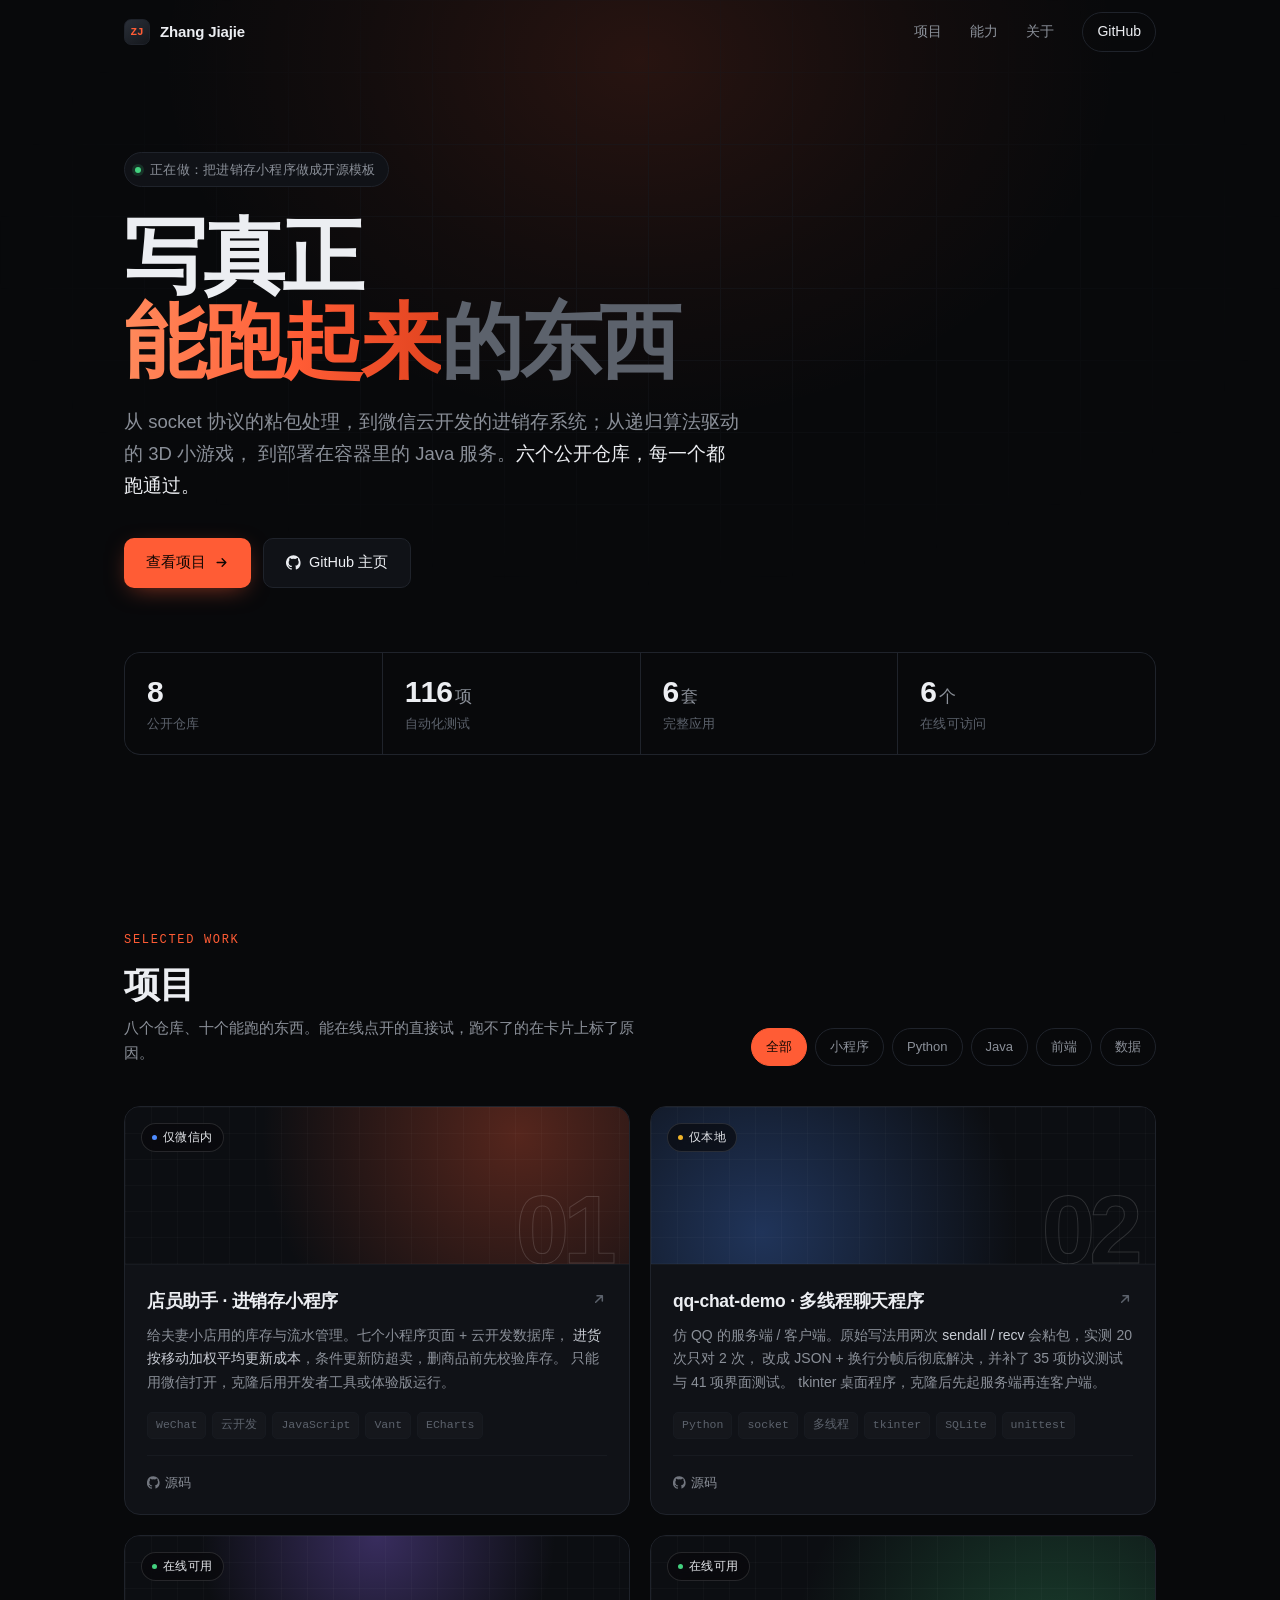
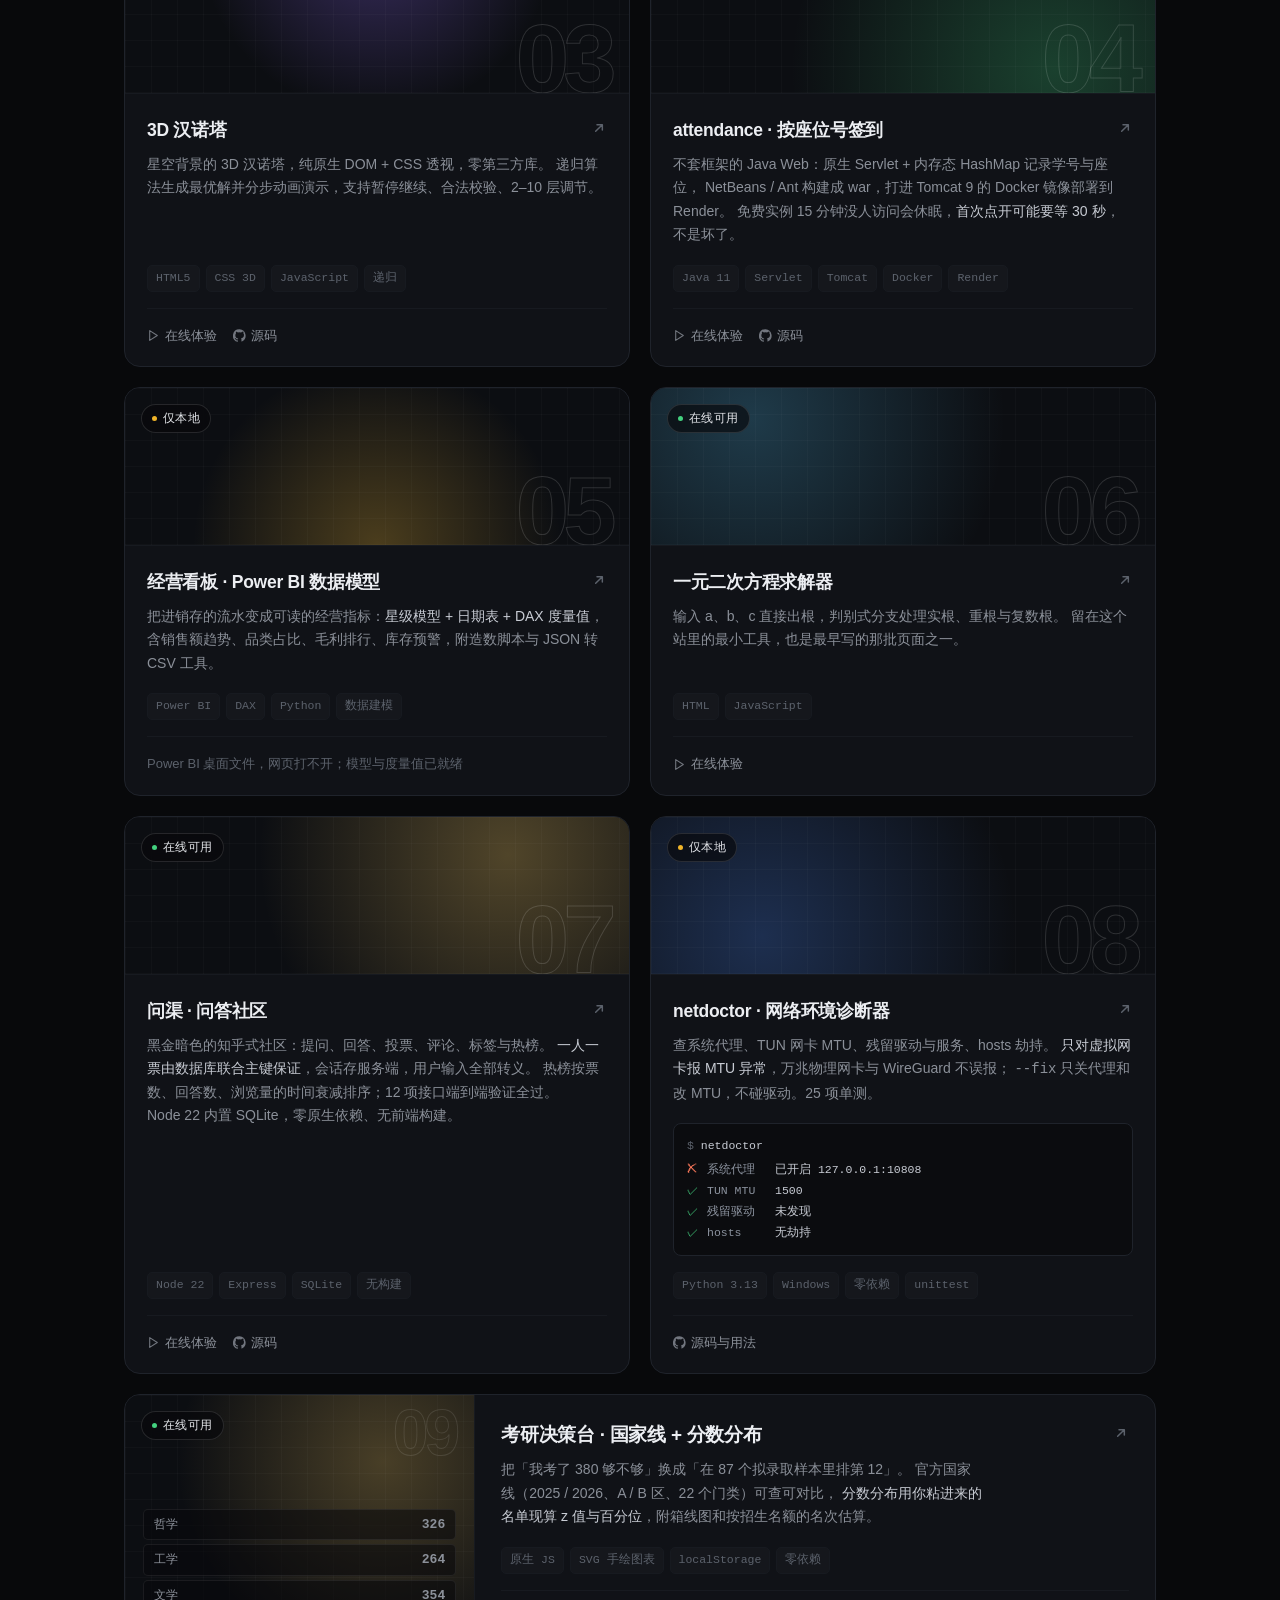
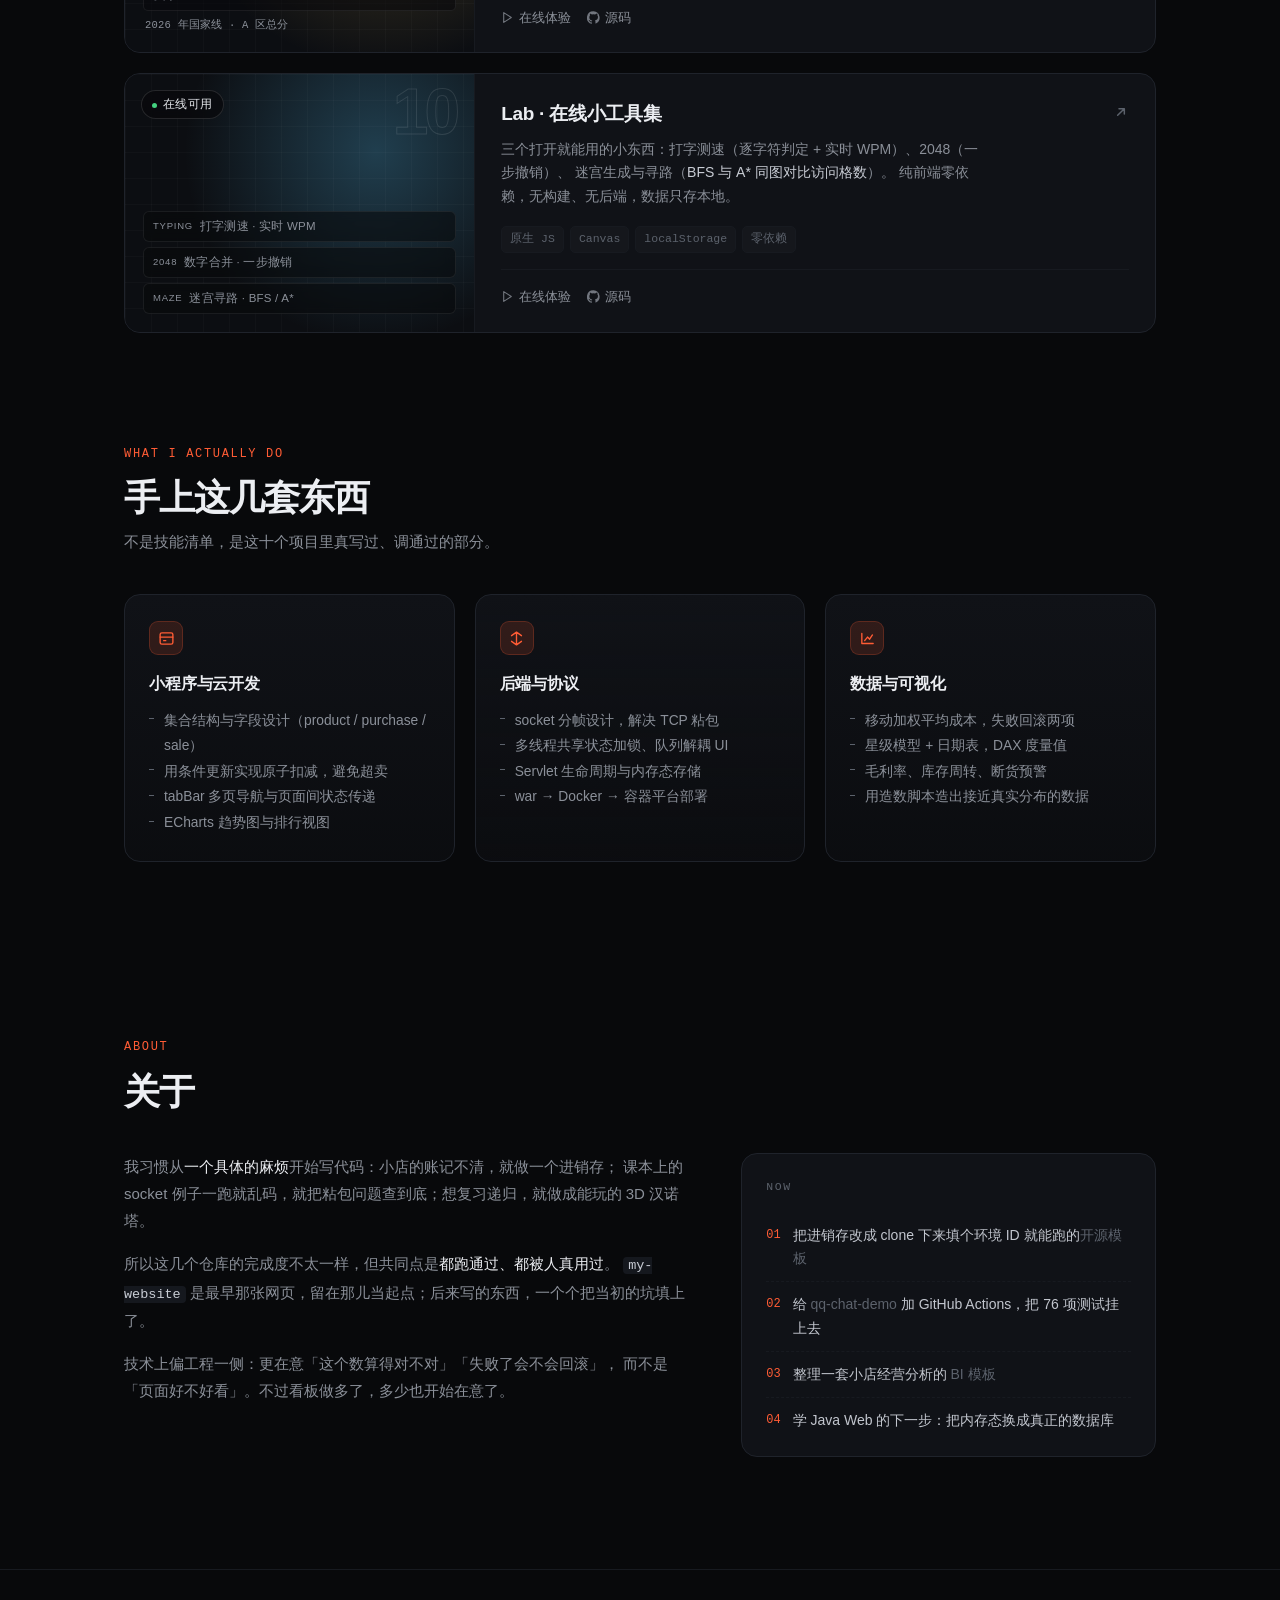
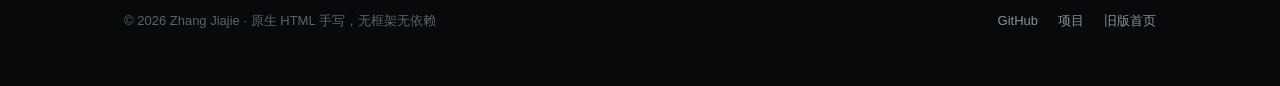
<file: index.html>
<!DOCTYPE html>
<html lang="zh-CN" class="no-js">
<head>
<meta charset="UTF-8">
<meta name="viewport" content="width=device-width, initial-scale=1">
<title>Zhang Jiajie · 作品集</title>
<meta name="description" content="Zhang Jiajie 的项目作品集：微信小程序进销存、多线程 socket 聊天、3D 汉诺塔、Java Servlet 签到系统，以及经营数据分析。">
<meta name="author" content="Zhang Jiajie">
<meta name="theme-color" content="#08090b">
<meta property="og:type" content="website">
<meta property="og:title" content="Zhang Jiajie · 作品集">
<meta property="og:description" content="从 socket 协议到云开发小程序，从算法游戏到经营数据看板。">
<link rel="icon" href="data:image/svg+xml,%3Csvg xmlns='http://www.w3.org/2000/svg' viewBox='0 0 32 32'%3E%3Crect width='32' height='32' rx='8' fill='%2308090b'/%3E%3Cpath d='M9 9h14v4H9zm0 10h14v4H9z' fill='%23ff5c35'/%3E%3C/svg%3E">
<script>document.documentElement.className = "js";</script>
<style>
  :root{
    --bg:#08090b;
    --surface:#101217;
    --surface-2:#15181e;
    --line:#1f232b;
    --line-soft:#171a20;
    --text:#eceef2;
    --muted:#8b9099;
    --faint:#5c626c;
    --accent:#ff5c35;
    --accent-dim:rgba(255,92,53,.14);
    --radius:16px;
    --max:1080px;
    --ease:cubic-bezier(.16,1,.3,1);
  }

  *,*::before,*::after{box-sizing:border-box}

  html{scroll-behavior:smooth;-webkit-text-size-adjust:100%}

  body{
    margin:0;
    background:var(--bg);
    color:var(--text);
    font-family:"Inter",-apple-system,BlinkMacSystemFont,"Segoe UI","PingFang SC","Hiragino Sans GB","Microsoft YaHei",sans-serif;
    font-size:16px;
    line-height:1.65;
    -webkit-font-smoothing:antialiased;
    text-rendering:optimizeLegibility;
    overflow-x:hidden;
  }

  a{color:inherit;text-decoration:none}
  img{max-width:100%;display:block}

  ::selection{background:var(--accent);color:#0a0a0a}

  .wrap{
    max-width:var(--max);
    margin:0 auto;
    padding:0 24px;
  }

  /* ---------- 顶栏 ---------- */
  .nav{
    position:fixed;
    inset:0 0 auto 0;
    z-index:50;
    transition:background .3s var(--ease),border-color .3s var(--ease);
    border-bottom:1px solid transparent;
  }
  .nav.scrolled{
    background:rgba(8,9,11,.78);
    backdrop-filter:saturate(160%) blur(14px);
    -webkit-backdrop-filter:saturate(160%) blur(14px);
    border-bottom-color:var(--line-soft);
  }
  .nav-inner{
    display:flex;
    align-items:center;
    justify-content:space-between;
    height:64px;
  }
  .brand{
    display:flex;
    align-items:center;
    gap:10px;
    font-weight:600;
    letter-spacing:-.01em;
    font-size:15px;
  }
  .brand-mark{
    width:26px;height:26px;
    border-radius:7px;
    background:linear-gradient(145deg,#2a2f38,#14171c);
    border:1px solid var(--line);
    display:grid;place-items:center;
    font-family:ui-monospace,SFMono-Regular,Menlo,Consolas,monospace;
    font-size:11px;
    color:var(--accent);
  }
  .nav-links{
    display:flex;
    align-items:center;
    gap:28px;
  }
  .nav-links a{
    font-size:14px;
    color:var(--muted);
    transition:color .2s;
  }
  .nav-links a:hover{color:var(--text)}
  .nav-cta{
    padding:7px 14px;
    border:1px solid var(--line);
    border-radius:999px;
    font-size:13.5px;
    color:var(--text)!important;
    transition:border-color .2s,background .2s;
  }
  .nav-cta:hover{border-color:#3a4049;background:var(--surface)}
  @media (max-width:640px){
    .nav-links{gap:16px}
    .nav-links a:not(.nav-cta){display:none}
  }

  /* ---------- Hero ---------- */
  .hero{
    position:relative;
    padding:152px 0 88px;
    overflow:hidden;
  }
  .hero::before{
    content:"";
    position:absolute;
    top:-320px;left:50%;
    width:1000px;height:760px;
    transform:translateX(-50%);
    background:radial-gradient(ellipse at center,rgba(255,92,53,.13),rgba(255,92,53,.04) 42%,transparent 68%);
    pointer-events:none;
  }
  .hero::after{
    content:"";
    position:absolute;
    inset:0;
    background-image:linear-gradient(var(--line-soft) 1px,transparent 1px),linear-gradient(90deg,var(--line-soft) 1px,transparent 1px);
    background-size:72px 72px;
    mask-image:radial-gradient(ellipse 70% 55% at 50% 30%,#000 20%,transparent 72%);
    -webkit-mask-image:radial-gradient(ellipse 70% 55% at 50% 30%,#000 20%,transparent 72%);
    opacity:.5;
    pointer-events:none;
  }
  .hero .wrap{position:relative;z-index:1}

  .kicker{
    display:inline-flex;
    align-items:center;
    gap:9px;
    font-size:13px;
    color:var(--muted);
    letter-spacing:.02em;
    padding:6px 13px 6px 10px;
    border:1px solid var(--line);
    border-radius:999px;
    background:var(--surface);
    margin-bottom:28px;
  }
  .dot{
    width:6px;height:6px;border-radius:50%;
    background:#43d17f;
    box-shadow:0 0 0 3px rgba(67,209,127,.16);
    animation:pulse 2.6s ease-in-out infinite;
  }
  @keyframes pulse{
    0%,100%{opacity:1}
    50%{opacity:.45}
  }

  h1{
    margin:0 0 22px;
    font-size:clamp(42px,7.2vw,82px);
    line-height:1.03;
    letter-spacing:-.035em;
    font-weight:600;
  }
  h1 .thin{color:var(--faint)}
  h1 .accent{
    background:linear-gradient(92deg,#ff8a5c,#ff5c35 55%,#e0431f);
    -webkit-background-clip:text;
    background-clip:text;
    color:transparent;
  }

  .lede{
    max-width:620px;
    font-size:clamp(16px,1.6vw,18.5px);
    color:var(--muted);
    line-height:1.72;
    margin:0 0 36px;
  }
  .lede strong{color:var(--text);font-weight:500}

  .actions{
    display:flex;
    flex-wrap:wrap;
    gap:12px;
    margin-bottom:64px;
  }
  .btn{
    display:inline-flex;
    align-items:center;
    gap:8px;
    padding:12px 22px;
    border-radius:10px;
    font-size:14.5px;
    font-weight:500;
    transition:transform .2s var(--ease),background .2s,border-color .2s,box-shadow .2s;
    cursor:pointer;
  }
  .btn-primary{
    background:var(--accent);
    color:#120703;
    box-shadow:0 6px 24px -8px rgba(255,92,53,.6);
  }
  .btn-primary:hover{transform:translateY(-1px);box-shadow:0 10px 28px -8px rgba(255,92,53,.7)}
  .btn-ghost{
    border:1px solid var(--line);
    color:var(--text);
    background:var(--surface);
  }
  .btn-ghost:hover{border-color:#3a4049;background:var(--surface-2);transform:translateY(-1px)}
  .btn svg{width:15px;height:15px;flex:none}

  .stats{
    display:grid;
    grid-template-columns:repeat(4,1fr);
    gap:1px;
    border:1px solid var(--line);
    border-radius:var(--radius);
    background:var(--line);
    overflow:hidden;
  }
  .stat{
    background:var(--bg);
    padding:22px 22px 20px;
  }
  .stat-num{
    font-size:clamp(22px,2.6vw,30px);
    font-weight:600;
    letter-spacing:-.03em;
    line-height:1.1;
    font-variant-numeric:tabular-nums;
  }
  .stat-num small{font-size:.55em;font-weight:500;color:var(--muted);margin-left:3px}
  .stat-label{
    margin-top:6px;
    font-size:12.5px;
    color:var(--faint);
    letter-spacing:.01em;
  }
  @media (max-width:700px){
    .stats{grid-template-columns:repeat(2,1fr)}
    .hero{padding:120px 0 64px}
  }

  /* ---------- 通用段落 ---------- */
  section{position:relative}
  .sec{padding:88px 0}
  .sec-head{
    display:flex;
    align-items:flex-end;
    justify-content:space-between;
    gap:24px;
    flex-wrap:wrap;
    margin-bottom:40px;
  }
  .sec-tag{
    font-family:ui-monospace,SFMono-Regular,Menlo,Consolas,monospace;
    font-size:12px;
    color:var(--accent);
    letter-spacing:.14em;
    text-transform:uppercase;
    margin-bottom:12px;
  }
  h2{
    margin:0;
    font-size:clamp(26px,3.4vw,36px);
    letter-spacing:-.028em;
    font-weight:600;
    line-height:1.2;
  }
  .sec-sub{
    margin:10px 0 0;
    color:var(--muted);
    font-size:15px;
    max-width:520px;
  }

  /* ---------- 筛选 ---------- */
  .filters{
    display:flex;
    flex-wrap:wrap;
    gap:8px;
  }
  .chip{
    padding:7px 14px;
    border-radius:999px;
    border:1px solid var(--line);
    background:transparent;
    color:var(--muted);
    font:inherit;
    font-size:13px;
    cursor:pointer;
    transition:all .2s var(--ease);
  }
  .chip:hover{color:var(--text);border-color:#333943}
  .chip[aria-pressed="true"]{
    background:var(--accent);
    border-color:var(--accent);
    color:#120703;
    font-weight:500;
  }

  /* ---------- 项目卡 ---------- */
  .grid{
    display:grid;
    grid-template-columns:repeat(2,1fr);
    gap:20px;
  }
  @media (max-width:820px){
    .grid{grid-template-columns:1fr}
  }

  .card{
    position:relative;
    display:flex;
    flex-direction:column;
    border:1px solid var(--line);
    border-radius:var(--radius);
    background:var(--surface);
    overflow:hidden;
    transition:transform .35s var(--ease),border-color .35s,box-shadow .35s;
  }
  .card:hover{
    transform:translateY(-4px);
    border-color:#333943;
    box-shadow:0 24px 48px -24px rgba(0,0,0,.9);
  }
  .card.is-hidden{display:none}

  /* 奇数张卡时，最后一张横跨两列，避免右侧留白 */
  .card.wide{grid-column:1/-1;flex-direction:row}
  .card.wide .thumb{
    width:34%;height:auto;min-height:210px;
    border-bottom:0;border-right:1px solid var(--line-soft);
    display:flex;flex-direction:column;justify-content:flex-end;
    padding:46px 18px 18px;
  }
  .card.wide .thumb-num{right:18px;top:6px;bottom:auto;font-size:64px;opacity:.75}
  .wide-tools{position:relative;z-index:2;display:flex;flex-direction:column;gap:5px}
  .wide-tools span{
    display:flex;align-items:center;gap:7px;
    padding:5px 9px;
    border-radius:6px;
    font-size:11.5px;
    letter-spacing:.02em;
    color:var(--muted);
    background:rgba(8,9,11,.56);
    border:1px solid rgba(255,255,255,.07);
    backdrop-filter:blur(6px);
  }
  .wide-tools span i{
    font-style:normal;
    font-size:9.5px;
    color:var(--gold);
    letter-spacing:.08em;
  }
  .mini-lines{position:relative;z-index:2;display:flex;flex-direction:column;gap:4px;margin-bottom:6px}
  .mini-lines div{
    display:flex;justify-content:space-between;align-items:baseline;gap:12px;
    padding:4px 10px;border-radius:5px;
    background:rgba(8,9,11,.55);border:1px solid rgba(255,255,255,.07);
    font-size:12px;color:var(--muted);
  }
  .mini-lines b{font-family:ui-monospace,SFMono-Regular,Menlo,monospace;font-size:13px;color:var(--gold);font-weight:600}
  .thumb-cap{position:relative;z-index:2;font-family:ui-monospace,SFMono-Regular,Menlo,monospace;font-size:10.5px;color:var(--muted);letter-spacing:.02em;padding-left:2px}
  .card.wide .card-body{padding:24px 26px;justify-content:center}
  .card.wide .card-title h3{font-size:19px}
  .card.wide .card-desc{max-width:62ch}
  @media (max-width:820px){
    .card.wide{flex-direction:column}
    .card.wide .thumb{
      width:100%;height:auto;min-height:0;
      border-right:0;border-bottom:1px solid var(--line-soft);
      padding:46px 16px 14px;
    }
    .card.wide .thumb-num{right:14px;top:auto;bottom:-6px;font-size:52px;opacity:.6}
  }

  .thumb{
    position:relative;
    height:158px;
    overflow:hidden;
    border-bottom:1px solid var(--line-soft);
    background:#0c0e12;
    isolation:isolate;
  }
  .thumb::before{
    content:"";
    position:absolute;inset:0;
    background-image:linear-gradient(rgba(255,255,255,.045) 1px,transparent 1px),linear-gradient(90deg,rgba(255,255,255,.045) 1px,transparent 1px);
    background-size:26px 26px;
    opacity:.55;
  }
  .thumb::after{
    content:"";
    position:absolute;inset:0;
    background:var(--glow);
    transition:transform .6s var(--ease),opacity .4s;
    z-index:-1;
  }
  .card:hover .thumb::after{transform:scale(1.12);opacity:1}

  .thumb-num{
    position:absolute;
    right:18px;bottom:-14px;
    font-size:96px;
    font-weight:700;
    letter-spacing:-.06em;
    line-height:1;
    color:transparent;
    -webkit-text-stroke:1px rgba(255,255,255,.14);
    user-select:none;
  }
  .thumb-badge{
    position:absolute;
    top:16px;left:16px;
    padding:4px 10px;
    border-radius:999px;
    font-size:11.5px;
    letter-spacing:.04em;
    background:rgba(8,9,11,.66);
    border:1px solid rgba(255,255,255,.12);
    backdrop-filter:blur(8px);
    color:#e6e8ec;
  }
  .thumb-badge.live::before,
  .thumb-badge.local::before,
  .thumb-badge.wx::before{
    content:"";
    display:inline-block;
    width:5px;height:5px;border-radius:50%;
    margin-right:6px;
    vertical-align:middle;
  }
  .thumb-badge.live::before{background:#43d17f}
  .thumb-badge.local::before{background:#f0b429}
  .thumb-badge.wx::before{background:#4e8cff}

  .term{
    margin:0 0 16px;
    padding:11px 13px;
    border-radius:8px;
    background:#0b0c0f;
    border:1px solid var(--line);
    font-family:ui-monospace,SFMono-Regular,Menlo,Consolas,monospace;
    font-size:11.5px;
    line-height:1.85;
    color:#9aa1ad;
    overflow-x:auto;
  }
  .term .cmd{color:#c8ccd4;margin-bottom:2px}
  .term .row{display:flex;gap:8px;align-items:baseline}
  .term .row .k{flex:none;width:60px;color:#8b929e}
  .term .row .v{flex:1;min-width:0;color:#c8ccd4}
  .term .ok{color:#43d17f}
  .term .bad{color:#ff7a5c}
  .term .dim{color:var(--faint)}

  .card-body{
    padding:22px 22px 20px;
    display:flex;
    flex-direction:column;
    flex:1;
  }
  .card-title{
    display:flex;
    align-items:baseline;
    justify-content:space-between;
    gap:12px;
    margin-bottom:8px;
  }
  .card-title h3{
    margin:0;
    font-size:17.5px;
    font-weight:600;
    letter-spacing:-.015em;
  }
  .card-arrow{
    color:var(--faint);
    transition:transform .25s var(--ease),color .25s;
    flex:none;
  }
  .card:hover .card-arrow{color:var(--accent);transform:translate(2px,-2px)}
  .card-desc{
    margin:0 0 18px;
    color:var(--muted);
    font-size:14px;
    line-height:1.68;
  }
  .card-desc em{
    font-style:normal;
    color:#c8ccd4;
  }
  .tags{
    display:flex;
    flex-wrap:wrap;
    gap:6px;
    margin-top:auto;
  }
  .tag{
    font-family:ui-monospace,SFMono-Regular,Menlo,Consolas,monospace;
    font-size:11.5px;
    color:var(--faint);
    padding:3px 8px;
    border:1px solid var(--line-soft);
    border-radius:5px;
    background:rgba(255,255,255,.02);
  }
  .card-links{
    display:flex;
    gap:16px;
    margin-top:16px;
    padding-top:16px;
    border-top:1px solid var(--line-soft);
    font-size:13px;
  }
  .card-links a{
    color:var(--muted);
    display:inline-flex;
    align-items:center;
    gap:5px;
    transition:color .2s;
  }
  .card-links a:hover{color:var(--accent)}
  .card-links a svg{width:13px;height:13px;opacity:.8}

  /* ---------- 能力 ---------- */
  .caps{
    display:grid;
    grid-template-columns:repeat(3,1fr);
    gap:20px;
  }
  @media (max-width:820px){.caps{grid-template-columns:1fr}}

  .cap{
    border:1px solid var(--line);
    border-radius:var(--radius);
    padding:26px 24px;
    background:linear-gradient(180deg,var(--surface),rgba(16,18,23,.4));
  }
  .cap-icon{
    width:34px;height:34px;
    border-radius:9px;
    display:grid;place-items:center;
    background:var(--accent-dim);
    border:1px solid rgba(255,92,53,.22);
    margin-bottom:16px;
    color:var(--accent);
  }
  .cap-icon svg{width:17px;height:17px}
  .cap h3{
    margin:0 0 10px;
    font-size:16px;
    font-weight:600;
    letter-spacing:-.01em;
  }
  .cap ul{
    margin:0;
    padding:0;
    list-style:none;
    font-size:13.8px;
    color:var(--muted);
    line-height:1.85;
  }
  .cap li{position:relative;padding-left:15px}
  .cap li::before{
    content:"";
    position:absolute;
    left:0;top:.78em;
    width:5px;height:1px;
    background:var(--faint);
  }

  /* ---------- 关于 ---------- */
  .about{
    display:grid;
    grid-template-columns:1.15fr .85fr;
    gap:56px;
    align-items:start;
  }
  @media (max-width:820px){.about{grid-template-columns:1fr;gap:36px}}
  .about p{
    margin:0 0 16px;
    color:var(--muted);
    font-size:15px;
    line-height:1.8;
  }
  .about p:last-child{margin-bottom:0}
  .about strong{color:var(--text);font-weight:500}
  .about code{
    font-family:ui-monospace,SFMono-Regular,Menlo,Consolas,monospace;
    font-size:.9em;
    color:#c8ccd4;
    background:#15181e;
    padding:1px 5px;
    border-radius:4px;
  }

  .now{
    border:1px solid var(--line);
    border-radius:var(--radius);
    padding:24px;
    background:var(--surface);
  }
  .now-title{
    font-family:ui-monospace,SFMono-Regular,Menlo,Consolas,monospace;
    font-size:11.5px;
    letter-spacing:.14em;
    text-transform:uppercase;
    color:var(--faint);
    margin-bottom:16px;
  }
  .now-item{
    display:flex;
    gap:12px;
    padding:11px 0;
    border-bottom:1px dashed var(--line-soft);
    font-size:14px;
  }
  .now-item:last-child{border-bottom:0;padding-bottom:0}
  .now-item span:first-child{
    color:var(--accent);
    font-family:ui-monospace,SFMono-Regular,Menlo,Consolas,monospace;
    font-size:12px;
    padding-top:2px;
  }
  .now-item span:last-child{color:#c2c6ce}
  .now-item em{color:var(--faint);font-style:normal}

  /* ---------- 页脚 ---------- */
  footer{
    border-top:1px solid var(--line-soft);
    padding:40px 0 56px;
    margin-top:24px;
  }
  .foot{
    display:flex;
    align-items:center;
    justify-content:space-between;
    gap:20px;
    flex-wrap:wrap;
    font-size:13px;
    color:var(--faint);
  }
  .foot-links{display:flex;gap:20px}
  .foot-links a{color:var(--muted);transition:color .2s}
  .foot-links a:hover{color:var(--accent)}

  /* ---------- 入场动画（仅 JS 可用时才隐藏，脚本失败时内容照常可见） ---------- */
  .js .reveal{
    opacity:0;
    transform:translateY(18px);
  }
  .js .reveal.in{
    opacity:1;
    transform:none;
    transition:opacity .8s var(--ease),transform .8s var(--ease);
  }
  @media (prefers-reduced-motion:reduce){
    .js .reveal{opacity:1;transform:none}
    html{scroll-behavior:auto}
    *{animation:none!important;transition:none!important}
  }

  a:focus-visible,button:focus-visible{
    outline:2px solid var(--accent);
    outline-offset:3px;
    border-radius:6px;
  }
</style>
</head>
<body>

<header class="nav" id="nav">
  <div class="wrap nav-inner">
    <a class="brand" href="#top">
      <span class="brand-mark">ZJ</span>
      <span>Zhang Jiajie</span>
    </a>
    <nav class="nav-links">
      <a href="#work">项目</a>
      <a href="#stack">能力</a>
      <a href="#about">关于</a>
      <a class="nav-cta" href="https://github.com/ZhangJiajie20061102" target="_blank" rel="noopener">GitHub</a>
    </nav>
  </div>
</header>

<main id="top">

  <!-- Hero -->
  <section class="hero">
    <div class="wrap">
      <div class="kicker"><span class="dot"></span>正在做：把进销存小程序做成开源模板</div>

      <h1>
        写真正<br>
        <span class="accent">能跑起来</span><span class="thin">的东西</span>
      </h1>

      <p class="lede">
        从 socket 协议的粘包处理，到微信云开发的进销存系统；从递归算法驱动的 3D 小游戏，
        到部署在容器里的 Java 服务。<strong>六个公开仓库，每一个都跑通过。</strong>
      </p>

      <div class="actions">
        <a class="btn btn-primary" href="#work">
          查看项目
          <svg viewBox="0 0 24 24" fill="none" stroke="currentColor" stroke-width="2.2" stroke-linecap="round" stroke-linejoin="round"><path d="M5 12h14M13 6l6 6-6 6"/></svg>
        </a>
        <a class="btn btn-ghost" href="https://github.com/ZhangJiajie20061102" target="_blank" rel="noopener">
          <svg viewBox="0 0 24 24" fill="currentColor" aria-hidden="true"><path d="M12 .3a12 12 0 0 0-3.8 23.4c.6.1.8-.3.8-.6v-2.2c-3.3.7-4-1.6-4-1.6-.6-1.4-1.4-1.8-1.4-1.8-1.1-.7.1-.7.1-.7 1.2.1 1.8 1.2 1.8 1.2 1.1 1.8 2.8 1.3 3.5 1 .1-.8.4-1.3.8-1.6-2.7-.3-5.5-1.3-5.5-5.9 0-1.3.5-2.4 1.2-3.2-.1-.3-.5-1.5.1-3.2 0 0 1-.3 3.3 1.2a11.5 11.5 0 0 1 6 0C17.9 4.4 19 4.7 19 4.7c.6 1.7.2 2.9.1 3.2.8.8 1.2 1.9 1.2 3.2 0 4.6-2.8 5.6-5.5 5.9.4.4.8 1.1.8 2.2v3.3c0 .3.2.7.8.6A12 12 0 0 0 12 .3z"/></svg>
          GitHub 主页
        </a>
      </div>

      <div class="stats">
        <div class="stat">
          <div class="stat-num">8</div>
          <div class="stat-label">公开仓库</div>
        </div>
        <div class="stat">
          <div class="stat-num">116<small>项</small></div>
          <div class="stat-label">自动化测试</div>
        </div>
        <div class="stat">
          <div class="stat-num">6<small>套</small></div>
          <div class="stat-label">完整应用</div>
        </div>
        <div class="stat">
          <div class="stat-num">6<small>个</small></div>
          <div class="stat-label">在线可访问</div>
        </div>
      </div>
    </div>
  </section>

  <!-- 项目 -->
  <section class="sec" id="work">
    <div class="wrap">
      <div class="sec-head reveal">
        <div>
          <div class="sec-tag">Selected Work</div>
          <h2>项目</h2>
          <p class="sec-sub">八个仓库、十个能跑的东西。能在线点开的直接试，跑不了的在卡片上标了原因。</p>
        </div>
        <div class="filters" role="group" aria-label="按技术栈筛选项目">
          <button class="chip" data-filter="all" aria-pressed="true">全部</button>
          <button class="chip" data-filter="mp" aria-pressed="false">小程序</button>
          <button class="chip" data-filter="py" aria-pressed="false">Python</button>
          <button class="chip" data-filter="java" aria-pressed="false">Java</button>
          <button class="chip" data-filter="web" aria-pressed="false">前端</button>
          <button class="chip" data-filter="data" aria-pressed="false">数据</button>
        </div>
      </div>

      <div class="grid" id="grid">

        <!-- 01 店员助手 -->
        <article class="card reveal" data-cat="mp">
          <div class="thumb" style="--glow:radial-gradient(circle at 78% 18%,rgba(255,92,53,.30),transparent 62%)">
            <span class="thumb-badge wx">仅微信内</span>
            <span class="thumb-num">01</span>
          </div>
          <div class="card-body">
            <div class="card-title">
              <h3>店员助手 · 进销存小程序</h3>
              <span class="card-arrow" aria-hidden="true">
                <svg width="16" height="16" viewBox="0 0 24 24" fill="none" stroke="currentColor" stroke-width="2.2" stroke-linecap="round" stroke-linejoin="round"><path d="M7 17 17 7M9 7h8v8"/></svg>
              </span>
            </div>
            <p class="card-desc">
              给夫妻小店用的库存与流水管理。七个小程序页面 + 云开发数据库，
              <em>进货按移动加权平均更新成本</em>，条件更新防超卖，删商品前先校验库存。
              只能用微信打开，克隆后用开发者工具或体验版运行。
            </p>
            <div class="tags">
              <span class="tag">WeChat</span>
              <span class="tag">云开发</span>
              <span class="tag">JavaScript</span>
              <span class="tag">Vant</span>
              <span class="tag">ECharts</span>
            </div>
            <div class="card-links">
              <a href="https://github.com/ZhangJiajie20061102/shop-assistant-miniprogram" target="_blank" rel="noopener">
                <svg viewBox="0 0 24 24" fill="currentColor" aria-hidden="true"><path d="M12 .3a12 12 0 0 0-3.8 23.4c.6.1.8-.3.8-.6v-2.2c-3.3.7-4-1.6-4-1.6-.6-1.4-1.4-1.8-1.4-1.8-1.1-.7.1-.7.1-.7 1.2.1 1.8 1.2 1.8 1.2 1.1 1.8 2.8 1.3 3.5 1 .1-.8.4-1.3.8-1.6-2.7-.3-5.5-1.3-5.5-5.9 0-1.3.5-2.4 1.2-3.2-.1-.3-.5-1.5.1-3.2 0 0 1-.3 3.3 1.2a11.5 11.5 0 0 1 6 0C17.9 4.4 19 4.7 19 4.7c.6 1.7.2 2.9.1 3.2.8.8 1.2 1.9 1.2 3.2 0 4.6-2.8 5.6-5.5 5.9.4.4.8 1.1.8 2.2v3.3c0 .3.2.7.8.6A12 12 0 0 0 12 .3z"/></svg>
                源码
              </a>
            </div>
          </div>
        </article>

        <!-- 02 qq-chat-demo -->
        <article class="card reveal" data-cat="py">
          <div class="thumb" style="--glow:radial-gradient(circle at 22% 80%,rgba(78,140,255,.30),transparent 62%)">
            <span class="thumb-badge local">仅本地</span>
            <span class="thumb-num">02</span>
          </div>
          <div class="card-body">
            <div class="card-title">
              <h3>qq-chat-demo · 多线程聊天程序</h3>
              <span class="card-arrow" aria-hidden="true">
                <svg width="16" height="16" viewBox="0 0 24 24" fill="none" stroke="currentColor" stroke-width="2.2" stroke-linecap="round" stroke-linejoin="round"><path d="M7 17 17 7M9 7h8v8"/></svg>
              </span>
            </div>
            <p class="card-desc">
              仿 QQ 的服务端 / 客户端。原始写法用两次 <em>sendall / recv</em> 会粘包，实测 20 次只对 2 次，
              改成 JSON + 换行分帧后彻底解决，并补了 35 项协议测试与 41 项界面测试。
              tkinter 桌面程序，克隆后先起服务端再连客户端。
            </p>
            <div class="tags">
              <span class="tag">Python</span>
              <span class="tag">socket</span>
              <span class="tag">多线程</span>
              <span class="tag">tkinter</span>
              <span class="tag">SQLite</span>
              <span class="tag">unittest</span>
            </div>
            <div class="card-links">
              <a href="https://github.com/ZhangJiajie20061102/qq-chat-demo" target="_blank" rel="noopener">
                <svg viewBox="0 0 24 24" fill="currentColor" aria-hidden="true"><path d="M12 .3a12 12 0 0 0-3.8 23.4c.6.1.8-.3.8-.6v-2.2c-3.3.7-4-1.6-4-1.6-.6-1.4-1.4-1.8-1.4-1.8-1.1-.7.1-.7.1-.7 1.2.1 1.8 1.2 1.8 1.2 1.1 1.8 2.8 1.3 3.5 1 .1-.8.4-1.3.8-1.6-2.7-.3-5.5-1.3-5.5-5.9 0-1.3.5-2.4 1.2-3.2-.1-.3-.5-1.5.1-3.2 0 0 1-.3 3.3 1.2a11.5 11.5 0 0 1 6 0C17.9 4.4 19 4.7 19 4.7c.6 1.7.2 2.9.1 3.2.8.8 1.2 1.9 1.2 3.2 0 4.6-2.8 5.6-5.5 5.9.4.4.8 1.1.8 2.2v3.3c0 .3.2.7.8.6A12 12 0 0 0 12 .3z"/></svg>
                源码
              </a>
            </div>
          </div>
        </article>

        <!-- 03 汉诺塔 -->
        <article class="card reveal" data-cat="web">
          <div class="thumb" style="--glow:radial-gradient(circle at 50% 0%,rgba(150,110,255,.32),transparent 60%)">
            <span class="thumb-badge live">在线可用</span>
            <span class="thumb-num">03</span>
          </div>
          <div class="card-body">
            <div class="card-title">
              <h3>3D 汉诺塔</h3>
              <span class="card-arrow" aria-hidden="true">
                <svg width="16" height="16" viewBox="0 0 24 24" fill="none" stroke="currentColor" stroke-width="2.2" stroke-linecap="round" stroke-linejoin="round"><path d="M7 17 17 7M9 7h8v8"/></svg>
              </span>
            </div>
            <p class="card-desc">
              星空背景的 3D 汉诺塔，纯原生 DOM + CSS 透视，零第三方库。
              递归算法生成最优解并分步动画演示，支持暂停继续、合法校验、2–10 层调节。
            </p>
            <div class="tags">
              <span class="tag">HTML5</span>
              <span class="tag">CSS 3D</span>
              <span class="tag">JavaScript</span>
              <span class="tag">递归</span>
            </div>
            <div class="card-links">
              <a href="https://zhangjiajie20061102.github.io/hanoi-3d-game/" target="_blank" rel="noopener">
                <svg viewBox="0 0 24 24" fill="none" stroke="currentColor" stroke-width="2" stroke-linecap="round" stroke-linejoin="round"><path d="M5 3l14 9-14 9z"/></svg>
                在线体验
              </a>
              <a href="https://github.com/ZhangJiajie20061102/hanoi-3d-game" target="_blank" rel="noopener">
                <svg viewBox="0 0 24 24" fill="currentColor" aria-hidden="true"><path d="M12 .3a12 12 0 0 0-3.8 23.4c.6.1.8-.3.8-.6v-2.2c-3.3.7-4-1.6-4-1.6-.6-1.4-1.4-1.8-1.4-1.8-1.1-.7.1-.7.1-.7 1.2.1 1.8 1.2 1.8 1.2 1.1 1.8 2.8 1.3 3.5 1 .1-.8.4-1.3.8-1.6-2.7-.3-5.5-1.3-5.5-5.9 0-1.3.5-2.4 1.2-3.2-.1-.3-.5-1.5.1-3.2 0 0 1-.3 3.3 1.2a11.5 11.5 0 0 1 6 0C17.9 4.4 19 4.7 19 4.7c.6 1.7.2 2.9.1 3.2.8.8 1.2 1.9 1.2 3.2 0 4.6-2.8 5.6-5.5 5.9.4.4.8 1.1.8 2.2v3.3c0 .3.2.7.8.6A12 12 0 0 0 12 .3z"/></svg>
                源码
              </a>
            </div>
          </div>
        </article>

        <!-- 04 attendance -->
        <article class="card reveal" data-cat="java">
          <div class="thumb" style="--glow:radial-gradient(circle at 80% 85%,rgba(67,209,127,.26),transparent 62%)">
            <span class="thumb-badge live">在线可用</span>
            <span class="thumb-num">04</span>
          </div>
          <div class="card-body">
            <div class="card-title">
              <h3>attendance · 按座位号签到</h3>
              <span class="card-arrow" aria-hidden="true">
                <svg width="16" height="16" viewBox="0 0 24 24" fill="none" stroke="currentColor" stroke-width="2.2" stroke-linecap="round" stroke-linejoin="round"><path d="M7 17 17 7M9 7h8v8"/></svg>
              </span>
            </div>
            <p class="card-desc">
              不套框架的 Java Web：原生 Servlet + 内存态 HashMap 记录学号与座位，
              NetBeans / Ant 构建成 war，打进 Tomcat 9 的 Docker 镜像部署到 Render。
              免费实例 15 分钟没人访问会休眠，<em>首次点开可能要等 30 秒</em>，不是坏了。
            </p>
            <div class="tags">
              <span class="tag">Java 11</span>
              <span class="tag">Servlet</span>
              <span class="tag">Tomcat</span>
              <span class="tag">Docker</span>
              <span class="tag">Render</span>
            </div>
            <div class="card-links">
              <a href="https://attend95712.onrender.com/" target="_blank" rel="noopener">
                <svg viewBox="0 0 24 24" fill="none" stroke="currentColor" stroke-width="2" stroke-linecap="round" stroke-linejoin="round"><path d="M5 3l14 9-14 9z"/></svg>
                在线体验
              </a>
              <a href="https://github.com/ZhangJiajie20061102/attendance" target="_blank" rel="noopener">
                <svg viewBox="0 0 24 24" fill="currentColor" aria-hidden="true"><path d="M12 .3a12 12 0 0 0-3.8 23.4c.6.1.8-.3.8-.6v-2.2c-3.3.7-4-1.6-4-1.6-.6-1.4-1.4-1.8-1.4-1.8-1.1-.7.1-.7.1-.7 1.2.1 1.8 1.2 1.8 1.2 1.1 1.8 2.8 1.3 3.5 1 .1-.8.4-1.3.8-1.6-2.7-.3-5.5-1.3-5.5-5.9 0-1.3.5-2.4 1.2-3.2-.1-.3-.5-1.5.1-3.2 0 0 1-.3 3.3 1.2a11.5 11.5 0 0 1 6 0C17.9 4.4 19 4.7 19 4.7c.6 1.7.2 2.9.1 3.2.8.8 1.2 1.9 1.2 3.2 0 4.6-2.8 5.6-5.5 5.9.4.4.8 1.1.8 2.2v3.3c0 .3.2.7.8.6A12 12 0 0 0 12 .3z"/></svg>
                源码
              </a>
            </div>
          </div>
        </article>

        <!-- 05 经营看板 -->
        <article class="card reveal" data-cat="data">
          <div class="thumb" style="--glow:radial-gradient(circle at 50% 100%,rgba(255,196,60,.26),transparent 62%)">
            <span class="thumb-badge local">仅本地</span>
            <span class="thumb-num">05</span>
          </div>
          <div class="card-body">
            <div class="card-title">
              <h3>经营看板 · Power BI 数据模型</h3>
              <span class="card-arrow" aria-hidden="true">
                <svg width="16" height="16" viewBox="0 0 24 24" fill="none" stroke="currentColor" stroke-width="2.2" stroke-linecap="round" stroke-linejoin="round"><path d="M7 17 17 7M9 7h8v8"/></svg>
              </span>
            </div>
            <p class="card-desc">
              把进销存的流水变成可读的经营指标：<em>星级模型 + 日期表 + DAX 度量值</em>，
              含销售额趋势、品类占比、毛利排行、库存预警，附造数脚本与 JSON 转 CSV 工具。
            </p>
            <div class="tags">
              <span class="tag">Power BI</span>
              <span class="tag">DAX</span>
              <span class="tag">Python</span>
              <span class="tag">数据建模</span>
            </div>
            <div class="card-links">
              <span style="color:var(--faint)">Power BI 桌面文件，网页打不开；模型与度量值已就绪</span>
            </div>
          </div>
        </article>

        <!-- 06 一元二次 -->
        <article class="card reveal" data-cat="web">
          <div class="thumb" style="--glow:radial-gradient(circle at 20% 20%,rgba(90,200,250,.24),transparent 60%)">
            <span class="thumb-badge live">在线可用</span>
            <span class="thumb-num">06</span>
          </div>
          <div class="card-body">
            <div class="card-title">
              <h3>一元二次方程求解器</h3>
              <span class="card-arrow" aria-hidden="true">
                <svg width="16" height="16" viewBox="0 0 24 24" fill="none" stroke="currentColor" stroke-width="2.2" stroke-linecap="round" stroke-linejoin="round"><path d="M7 17 17 7M9 7h8v8"/></svg>
              </span>
            </div>
            <p class="card-desc">
              输入 a、b、c 直接出根，判别式分支处理实根、重根与复数根。
              留在这个站里的最小工具，也是最早写的那批页面之一。
            </p>
            <div class="tags">
              <span class="tag">HTML</span>
              <span class="tag">JavaScript</span>
            </div>
            <div class="card-links">
              <a href="solve.html">
                <svg viewBox="0 0 24 24" fill="none" stroke="currentColor" stroke-width="2" stroke-linecap="round" stroke-linejoin="round"><path d="M5 3l14 9-14 9z"/></svg>
                在线体验
              </a>
            </div>
          </div>
        </article>

        <!-- 07 问渠 -->
        <article class="card reveal" data-cat="web">
          <div class="thumb" style="--glow:radial-gradient(circle at 76% 24%,rgba(212,175,87,.34),transparent 62%)">
            <span class="thumb-badge live">在线可用</span>
            <span class="thumb-num">07</span>
          </div>
          <div class="card-body">
            <div class="card-title">
              <h3>问渠 · 问答社区</h3>
              <span class="card-arrow" aria-hidden="true">
                <svg width="16" height="16" viewBox="0 0 24 24" fill="none" stroke="currentColor" stroke-width="2.2" stroke-linecap="round" stroke-linejoin="round"><path d="M7 17 17 7M9 7h8v8"/></svg>
              </span>
            </div>
            <p class="card-desc">
              黑金暗色的知乎式社区：提问、回答、投票、评论、标签与热榜。
              <em>一人一票由数据库联合主键保证</em>，会话存服务端，用户输入全部转义。
              热榜按票数、回答数、浏览量的时间衰减排序；12 项接口端到端验证全过。
              Node&nbsp;22 内置 SQLite，零原生依赖、无前端构建。
            </p>
            <div class="tags">
              <span class="tag">Node 22</span>
              <span class="tag">Express</span>
              <span class="tag">SQLite</span>
              <span class="tag">无构建</span>
            </div>
            <div class="card-links">
              <a href="https://wbapp-gdxtf89fyljyltfxehop71.app.workbuddy.host/?sharecode=Q7XXYMX2UD" target="_blank" rel="noopener">
                <svg viewBox="0 0 24 24" fill="none" stroke="currentColor" stroke-width="2" stroke-linecap="round" stroke-linejoin="round"><path d="M5 3l14 9-14 9z"/></svg>
                在线体验
              </a>
              <a href="https://github.com/ZhangJiajie20061102/wenqu" target="_blank" rel="noopener">
                <svg viewBox="0 0 24 24" fill="currentColor" aria-hidden="true"><path d="M12 .3a12 12 0 0 0-3.8 23.4c.6.1.8-.3.8-.6v-2.2c-3.3.7-4-1.6-4-1.6-.6-1.4-1.4-1.8-1.4-1.8-1.1-.7.1-.7.1-.7 1.2.1 1.8 1.2 1.8 1.2 1.1 1.8 2.8 1.3 3.5 1 .1-.8.4-1.3.8-1.6-2.7-.3-5.5-1.3-5.5-5.9 0-1.3.5-2.4 1.2-3.2-.1-.3-.5-1.5.1-3.2 0 0 1-.3 3.3 1.2a11.5 11.5 0 0 1 6 0C17.9 4.4 19 4.7 19 4.7c.6 1.7.2 2.9.1 3.2.8.8 1.2 1.9 1.2 3.2 0 4.6-2.8 5.6-5.5 5.9.4.4.8 1.1.8 2.2v3.3c0 .3.2.7.8.6A12 12 0 0 0 12 .3z"/></svg>
                源码
              </a>
            </div>
          </div>
        </article>

        <!-- 08 netdoctor -->
        <article class="card reveal" data-cat="py">
          <div class="thumb" style="--glow:radial-gradient(circle at 22% 76%,rgba(78,140,255,.26),transparent 62%)">
            <span class="thumb-badge local">仅本地</span>
            <span class="thumb-num">08</span>
          </div>
          <div class="card-body">
            <div class="card-title">
              <h3>netdoctor · 网络环境诊断器</h3>
              <span class="card-arrow" aria-hidden="true">
                <svg width="16" height="16" viewBox="0 0 24 24" fill="none" stroke="currentColor" stroke-width="2.2" stroke-linecap="round" stroke-linejoin="round"><path d="M7 17 17 7M9 7h8v8"/></svg>
              </span>
            </div>
            <p class="card-desc">
              查系统代理、TUN 网卡 MTU、残留驱动与服务、hosts 劫持。
              <em>只对虚拟网卡报 MTU 异常</em>，万兆物理网卡与 WireGuard 不误报；
              <code>--fix</code> 只关代理和改 MTU，不碰驱动。25 项单测。
            </p>
            <div class="term"><div class="cmd"><span class="dim">$</span> netdoctor</div>
<div class="row"><span class="bad">✗</span><span class="k">系统代理</span><span class="v">已开启 127.0.0.1:10808</span></div>
<div class="row"><span class="ok">✓</span><span class="k">TUN MTU</span><span class="v">1500</span></div>
<div class="row"><span class="ok">✓</span><span class="k">残留驱动</span><span class="v">未发现</span></div>
<div class="row"><span class="ok">✓</span><span class="k">hosts</span><span class="v">无劫持</span></div></div>
            <div class="tags">
              <span class="tag">Python 3.13</span>
              <span class="tag">Windows</span>
              <span class="tag">零依赖</span>
              <span class="tag">unittest</span>
            </div>
            <div class="card-links">
              <a href="https://github.com/ZhangJiajie20061102/netdoctor" target="_blank" rel="noopener">
                <svg viewBox="0 0 24 24" fill="currentColor" aria-hidden="true"><path d="M12 .3a12 12 0 0 0-3.8 23.4c.6.1.8-.3.8-.6v-2.2c-3.3.7-4-1.6-4-1.6-.6-1.4-1.4-1.8-1.4-1.8-1.1-.7.1-.7.1-.7 1.2.1 1.8 1.2 1.8 1.2 1.1 1.8 2.8 1.3 3.5 1 .1-.8.4-1.3.8-1.6-2.7-.3-5.5-1.3-5.5-5.9 0-1.3.5-2.4 1.2-3.2-.1-.3-.5-1.5.1-3.2 0 0 1-.3 3.3 1.2a11.5 11.5 0 0 1 6 0C17.9 4.4 19 4.7 19 4.7c.6 1.7.2 2.9.1 3.2.8.8 1.2 1.9 1.2 3.2 0 4.6-2.8 5.6-5.5 5.9.4.4.8 1.1.8 2.2v3.3c0 .3.2.7.8.6A12 12 0 0 0 12 .3z"/></svg>
                源码与用法
              </a>
            </div>
          </div>
        </article>

        <!-- 09 考研决策台 -->
        <article class="card reveal wide" data-cat="data">
          <div class="thumb" style="--glow:radial-gradient(circle at 74% 26%,rgba(212,175,87,.30),transparent 64%)">
            <span class="thumb-badge live">在线可用</span>
            <span class="thumb-num">09</span>
            <div class="mini-lines">
              <div><span>哲学</span><b>326</b></div>
              <div><span>工学</span><b>264</b></div>
              <div><span>文学</span><b>354</b></div>
            </div>
            <span class="thumb-cap">2026 年国家线 · A 区总分</span>
          </div>
          <div class="card-body">
            <div class="card-title">
              <h3>考研决策台 · 国家线 + 分数分布</h3>
              <span class="card-arrow" aria-hidden="true">
                <svg width="16" height="16" viewBox="0 0 24 24" fill="none" stroke="currentColor" stroke-width="2.2" stroke-linecap="round" stroke-linejoin="round"><path d="M7 17 17 7M9 7h8v8"/></svg>
              </span>
            </div>
            <p class="card-desc">
              把「我考了 380 够不够」换成「在 87 个拟录取样本里排第 12」。
              官方国家线（2025 / 2026、A / B 区、22 个门类）可查可对比，
              <em>分数分布用你粘进来的名单现算 z 值与百分位</em>，附箱线图和按招生名额的名次估算。
            </p>
            <div class="tags">
              <span class="tag">原生 JS</span>
              <span class="tag">SVG 手绘图表</span>
              <span class="tag">localStorage</span>
              <span class="tag">零依赖</span>
            </div>
            <div class="card-links">
              <a href="kaoyan/index.html">
                <svg viewBox="0 0 24 24" fill="none" stroke="currentColor" stroke-width="2" stroke-linecap="round" stroke-linejoin="round"><path d="M5 3l14 9-14 9z"/></svg>
                在线体验
              </a>
              <a href="https://github.com/ZhangJiajie20061102/ZhangJiajie20061102.github.io/tree/main/kaoyan" target="_blank" rel="noopener">
                <svg viewBox="0 0 24 24" fill="currentColor" aria-hidden="true"><path d="M12 .3a12 12 0 0 0-3.8 23.4c.6.1.8-.3.8-.6v-2.2c-3.3.7-4-1.6-4-1.6-.6-1.4-1.4-1.8-1.4-1.8-1.1-.7.1-.7.1-.7 1.2.1 1.8 1.2 1.8 1.2 1.1 1.8 2.8 1.3 3.5 1 .1-.8.4-1.3.8-1.6-2.7-.3-5.5-1.3-5.5-5.9 0-1.3.5-2.4 1.2-3.2-.1-.3-.5-1.5.1-3.2 0 0 1-.3 3.3 1.2a11.5 11.5 0 0 1 6 0C17.9 4.4 19 4.7 19 4.7c.6 1.7.2 2.9.1 3.2.8.8 1.2 1.9 1.2 3.2 0 4.6-2.8 5.6-5.5 5.9.4.4.8 1.1.8 2.2v3.3c0 .3.2.7.8.6A12 12 0 0 0 12 .3z"/></svg>
                源码
              </a>
            </div>
          </div>
        </article>

        <!-- 10 Lab -->
        <article class="card reveal wide" data-cat="web">
          <div class="thumb" style="--glow:radial-gradient(circle at 72% 30%,rgba(90,200,250,.26),transparent 62%)">
            <span class="thumb-badge live">在线可用</span>
            <span class="thumb-num">10</span>
            <div class="wide-tools">
              <span><i>TYPING</i> 打字测速 · 实时 WPM</span>
              <span><i>2048</i> 数字合并 · 一步撤销</span>
              <span><i>MAZE</i> 迷宫寻路 · BFS / A*</span>
            </div>
          </div>
          <div class="card-body">
            <div class="card-title">
              <h3>Lab · 在线小工具集</h3>
              <span class="card-arrow" aria-hidden="true">
                <svg width="16" height="16" viewBox="0 0 24 24" fill="none" stroke="currentColor" stroke-width="2.2" stroke-linecap="round" stroke-linejoin="round"><path d="M7 17 17 7M9 7h8v8"/></svg>
              </span>
            </div>
            <p class="card-desc">
              三个打开就能用的小东西：打字测速（逐字符判定 + 实时 WPM）、2048（一步撤销）、
              迷宫生成与寻路（<em>BFS 与 A* 同图对比访问格数</em>）。
              纯前端零依赖，无构建、无后端，数据只存本地。
            </p>
            <div class="tags">
              <span class="tag">原生 JS</span>
              <span class="tag">Canvas</span>
              <span class="tag">localStorage</span>
              <span class="tag">零依赖</span>
            </div>
            <div class="card-links">
              <a href="lab/index.html">
                <svg viewBox="0 0 24 24" fill="none" stroke="currentColor" stroke-width="2" stroke-linecap="round" stroke-linejoin="round"><path d="M5 3l14 9-14 9z"/></svg>
                在线体验
              </a>
              <a href="https://github.com/ZhangJiajie20061102/ZhangJiajie20061102.github.io/tree/main/lab" target="_blank" rel="noopener">
                <svg viewBox="0 0 24 24" fill="currentColor" aria-hidden="true"><path d="M12 .3a12 12 0 0 0-3.8 23.4c.6.1.8-.3.8-.6v-2.2c-3.3.7-4-1.6-4-1.6-.6-1.4-1.4-1.8-1.4-1.8-1.1-.7.1-.7.1-.7 1.2.1 1.8 1.2 1.8 1.2 1.1 1.8 2.8 1.3 3.5 1 .1-.8.4-1.3.8-1.6-2.7-.3-5.5-1.3-5.5-5.9 0-1.3.5-2.4 1.2-3.2-.1-.3-.5-1.5.1-3.2 0 0 1-.3 3.3 1.2a11.5 11.5 0 0 1 6 0C17.9 4.4 19 4.7 19 4.7c.6 1.7.2 2.9.1 3.2.8.8 1.2 1.9 1.2 3.2 0 4.6-2.8 5.6-5.5 5.9.4.4.8 1.1.8 2.2v3.3c0 .3.2.7.8.6A12 12 0 0 0 12 .3z"/></svg>
                源码
              </a>
            </div>
          </div>
        </article>

      </div>
    </div>
  </section>

  <!-- 能力 -->
  <section class="sec" id="stack" style="padding-top:24px">
    <div class="wrap">
      <div class="sec-head reveal">
        <div>
          <div class="sec-tag">What I Actually Do</div>
          <h2>手上这几套东西</h2>
          <p class="sec-sub">不是技能清单，是这十个项目里真写过、调通过的部分。</p>
        </div>
      </div>

      <div class="caps">
        <div class="cap reveal">
          <div class="cap-icon">
            <svg viewBox="0 0 24 24" fill="none" stroke="currentColor" stroke-width="1.9" stroke-linecap="round" stroke-linejoin="round"><rect x="3" y="4" width="18" height="16" rx="2.5"/><path d="M3 10h18M8 15h3"/></svg>
          </div>
          <h3>小程序与云开发</h3>
          <ul>
            <li>集合结构与字段设计（product / purchase / sale）</li>
            <li>用条件更新实现原子扣减，避免超卖</li>
            <li>tabBar 多页导航与页面间状态传递</li>
            <li>ECharts 趋势图与排行视图</li>
          </ul>
        </div>

        <div class="cap reveal">
          <div class="cap-icon">
            <svg viewBox="0 0 24 24" fill="none" stroke="currentColor" stroke-width="1.9" stroke-linecap="round" stroke-linejoin="round"><path d="M12 3v18M5 8l7-5 7 5M5 16l7 5 7-5"/></svg>
          </div>
          <h3>后端与协议</h3>
          <ul>
            <li>socket 分帧设计，解决 TCP 粘包</li>
            <li>多线程共享状态加锁、队列解耦 UI</li>
            <li>Servlet 生命周期与内存态存储</li>
            <li>war → Docker → 容器平台部署</li>
          </ul>
        </div>

        <div class="cap reveal">
          <div class="cap-icon">
            <svg viewBox="0 0 24 24" fill="none" stroke="currentColor" stroke-width="1.9" stroke-linecap="round" stroke-linejoin="round"><path d="M4 19V5M4 19h16"/><path d="M8 15l4-5 3 3 4-6"/></svg>
          </div>
          <h3>数据与可视化</h3>
          <ul>
            <li>移动加权平均成本，失败回滚两项</li>
            <li>星级模型 + 日期表，DAX 度量值</li>
            <li>毛利率、库存周转、断货预警</li>
            <li>用造数脚本造出接近真实分布的数据</li>
          </ul>
        </div>
      </div>
    </div>
  </section>

  <!-- 关于 -->
  <section class="sec" id="about">
    <div class="wrap">
      <div class="sec-head reveal">
        <div>
          <div class="sec-tag">About</div>
          <h2>关于</h2>
        </div>
      </div>

      <div class="about reveal">
        <div>
          <p>
            我习惯从<strong>一个具体的麻烦</strong>开始写代码：小店的账记不清，就做一个进销存；
            课本上的 socket 例子一跑就乱码，就把粘包问题查到底；想复习递归，就做成能玩的 3D 汉诺塔。
          </p>
          <p>
            所以这几个仓库的完成度不太一样，但共同点是<strong>都跑通过、都被人真用过</strong>。
            <code>my-website</code> 是最早那张网页，留在那儿当起点；后来写的东西，一个个把当初的坑填上了。
          </p>
          <p>
            技术上偏工程一侧：更在意「这个数算得对不对」「失败了会不会回滚」，
            而不是「页面好不好看」。不过看板做多了，多少也开始在意了。
          </p>
        </div>

        <div class="now">
          <div class="now-title">Now</div>
          <div class="now-item"><span>01</span><span>把进销存改成 clone 下来填个环境 ID 就能跑的<em>开源模板</em></span></div>
          <div class="now-item"><span>02</span><span>给 <em>qq-chat-demo</em> 加 GitHub Actions，把 76 项测试挂上去</span></div>
          <div class="now-item"><span>03</span><span>整理一套小店经营分析的 <em>BI 模板</em></span></div>
          <div class="now-item"><span>04</span><span>学 Java Web 的下一步：把内存态换成真正的数据库</span></div>
        </div>
      </div>
    </div>
  </section>

</main>

<footer>
  <div class="wrap foot">
    <span>© <span id="year">2026</span> Zhang Jiajie · 原生 HTML 手写，无框架无依赖</span>
    <div class="foot-links">
      <a href="https://github.com/ZhangJiajie20061102" target="_blank" rel="noopener">GitHub</a>
      <a href="#work">项目</a>
      <a href="archive/index-2026-04-original.html">旧版首页</a>
    </div>
  </div>
</footer>

<script>
(function () {
  "use strict";

  /* 顶栏滚动态 */
  var nav = document.getElementById("nav");
  var onScroll = function () {
    nav.classList.toggle("scrolled", window.scrollY > 8);
  };
  onScroll();
  window.addEventListener("scroll", onScroll, { passive: true });

  /* 年份 */
  document.getElementById("year").textContent = new Date().getFullYear();

  /* 进场动画 */
  var items = Array.prototype.slice.call(document.querySelectorAll(".reveal"));
  var reduce = window.matchMedia("(prefers-reduced-motion: reduce)").matches;

  if (!reduce && "IntersectionObserver" in window) {
    var io = new IntersectionObserver(function (entries) {
      entries.forEach(function (e) {
        if (!e.isIntersecting) { return; }
        var el = e.target;
        var siblings = Array.prototype.slice.call(el.parentNode.children);
        var i = siblings.indexOf(el);
        el.style.transitionDelay = Math.min(i, 5) * 70 + "ms";
        el.classList.add("in");
        io.unobserve(el);
      });
    }, { rootMargin: "0px 0px -12% 0px", threshold: 0.08 });
    items.forEach(function (el) { io.observe(el); });
  } else {
    items.forEach(function (el) { el.classList.add("in"); });
  }

  /* 项目筛选 */
  var chips = Array.prototype.slice.call(document.querySelectorAll(".chip"));
  var cards = Array.prototype.slice.call(document.querySelectorAll("#grid .card"));

  chips.forEach(function (chip) {
    chip.addEventListener("click", function () {
      var key = chip.dataset.filter;
      chips.forEach(function (c) {
        c.setAttribute("aria-pressed", String(c === chip));
      });
      cards.forEach(function (card) {
        var show = key === "all" || card.dataset.cat === key;
        card.classList.toggle("is-hidden", !show);
        if (show) { card.classList.add("in"); }
      });
    });
  });
})();
</script>
</body>
</html>
</file>
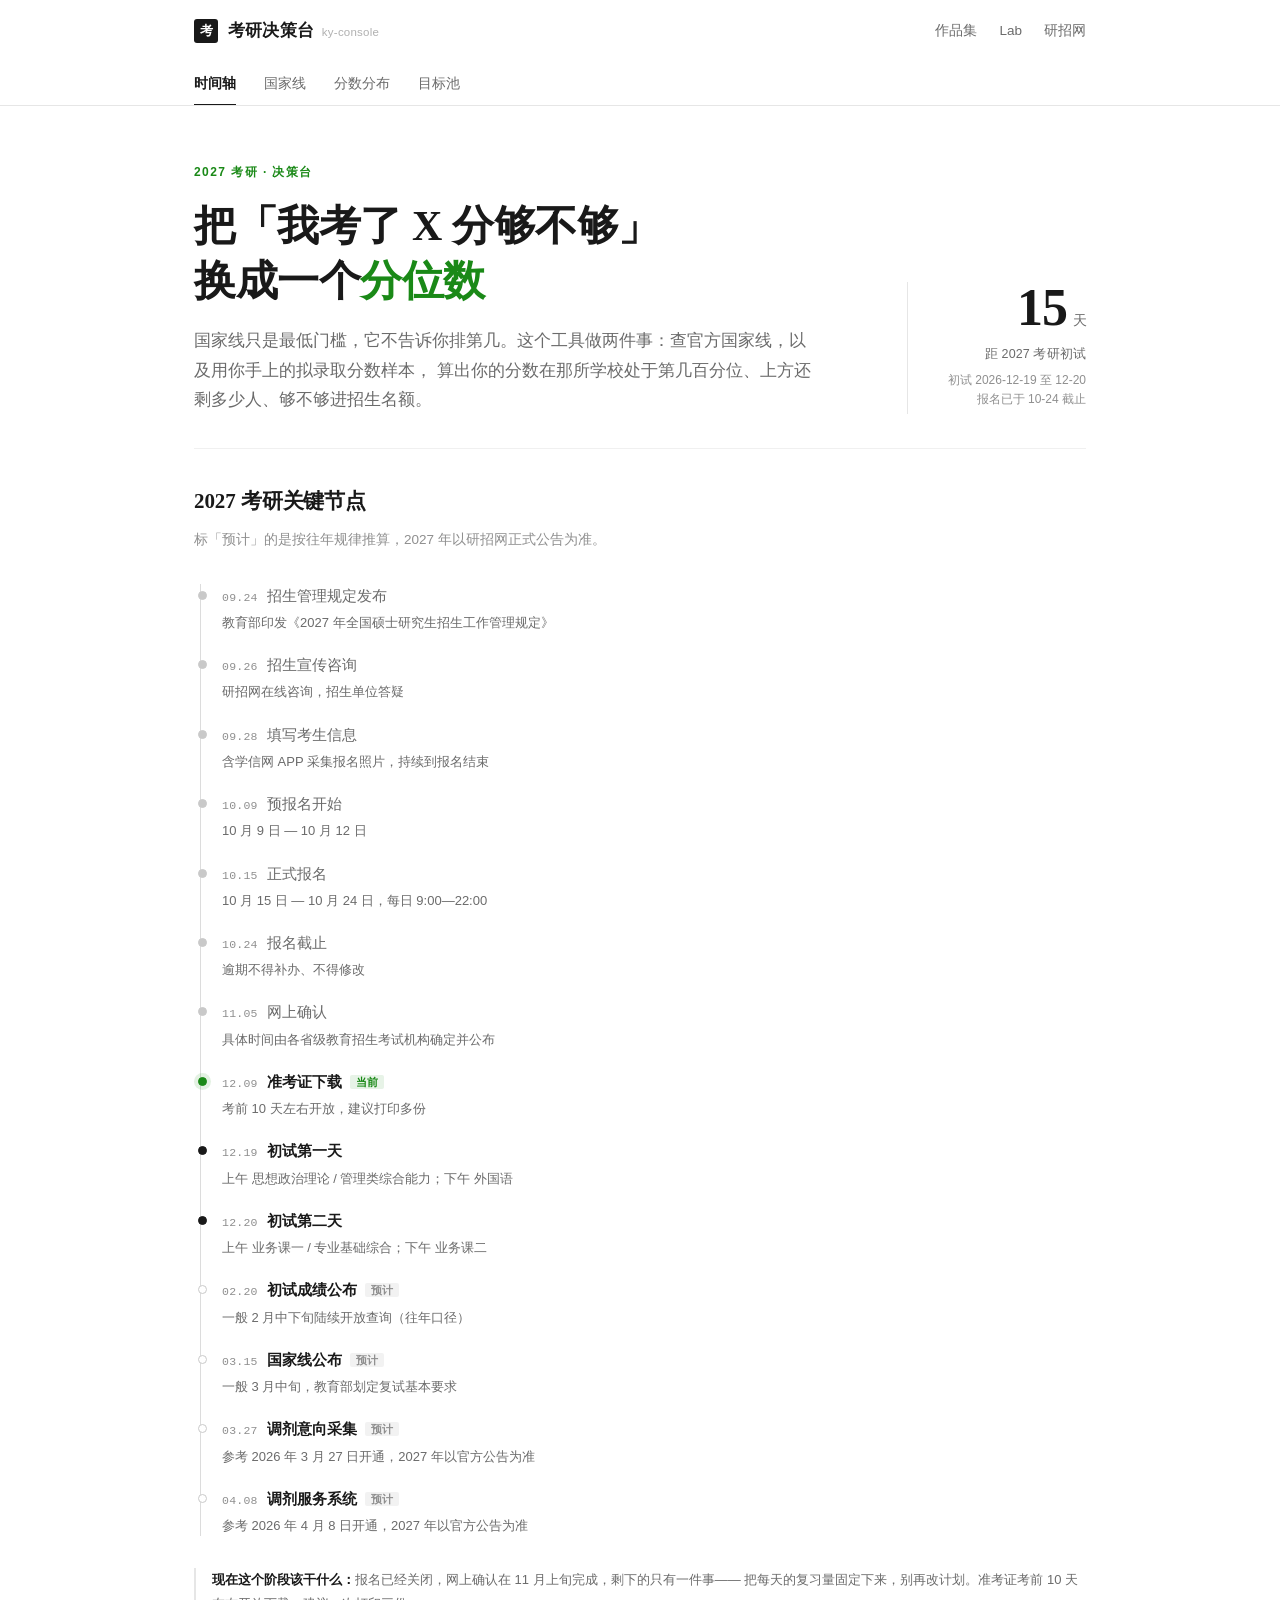
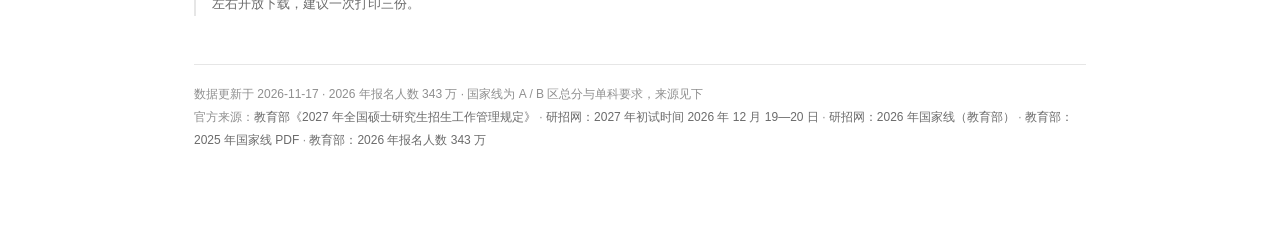
<file: kaoyan/index.html>
<!DOCTYPE html>
<html lang="zh-CN" class="no-js">
<head>
<meta charset="utf-8">
<meta name="viewport" content="width=device-width,initial-scale=1">
<title>考研决策台 · 国家线 / 分数分布 / 目标池</title>
<meta name="description" content="用官方国家线与你自己收集的拟录取分数分布，算出你在目标院校里的分位、还差多少分、该冲还是该保。">
<link rel="stylesheet" href="style.css">
<script>document.documentElement.className = 'js';</script>
</head>
<body>
<div class="topwrap">
  <header class="topbar">
    <div class="brand">
      <span class="brand-mark">考</span>
      <span class="brand-name">考研决策台<i>ky-console</i></span>
    </div>
    <nav>
      <a href="../index.html">作品集</a>
      <a href="../lab/index.html">Lab</a>
      <a href="https://yz.chsi.com.cn/" target="_blank" rel="noopener">研招网</a>
    </nav>
  </header>

  <div class="tabs" role="tablist">
    <button class="tab" role="tab" aria-selected="true"  aria-controls="p-timeline" data-tab="p-timeline">时间轴</button>
    <button class="tab" role="tab" aria-selected="false" aria-controls="p-lines"    data-tab="p-lines">国家线</button>
    <button class="tab" role="tab" aria-selected="false" aria-controls="p-dist"     data-tab="p-dist">分数分布</button>
    <button class="tab" role="tab" aria-selected="false" aria-controls="p-goals"    data-tab="p-goals">目标池</button>
  </div>
</div>

<div class="wrap">

  <section class="hero">
    <div class="hero-main">
      <div class="eyebrow">2027 考研 · 决策台</div>
      <h1>把「我考了 X 分够不够」<br>换成一个<em>分位数</em></h1>
      <p class="lede">
        国家线只是最低门槛，它不告诉你排第几。这个工具做两件事：查官方国家线，以及用你手上的拟录取分数样本，
        算出你的分数在那所学校处于第几百分位、上方还剩多少人、够不够进招生名额。
      </p>
    </div>
    <div class="countdown">
      <div class="cd-num" id="cdNum">—<small>天</small></div>
      <div class="cd-text" id="cdText">距 2027 考研初试</div>
      <div class="cd-exam" id="cdExam">初试 2026-12-19 至 12-20<br>报名已于 10-24 截止</div>
    </div>
  </section>

  <!-- 时间轴 -->
  <section class="panel on" id="p-timeline" role="tabpanel">
    <h2 class="sec-title">2027 考研关键节点</h2>
    <p class="sec-hint">标「预计」的是按往年规律推算，2027 年以研招网正式公告为准。</p>
    <ol class="tl" id="tlList"></ol>
    <p class="note">
      <b>现在这个阶段该干什么：</b>报名已经关闭，网上确认在 11 月上旬完成，剩下的只有一件事——
      把每天的复习量固定下来，别再改计划。准考证考前 10 天左右开放下载，建议一次打印三份。
    </p>
  </section>

  <!-- 国家线 -->
  <section class="panel" id="p-lines" role="tabpanel">
    <h2 class="sec-title">国家线（进入复试的初试成绩基本要求）</h2>
    <p class="sec-hint">数据来自教育部公布的官方文件。国家线是门槛，不是录取线 —— 过线只代表有资格参加复试或被调剂。</p>

    <div class="row" style="margin-bottom:16px">
      <div class="seg" id="yearSeg">
        <button data-year="2026" aria-pressed="true">2026 年</button>
        <button data-year="2025" aria-pressed="false">2025 年</button>
      </div>
      <div class="seg" id="zoneSeg">
        <button data-zone="a" aria-pressed="true">A 区</button>
        <button data-zone="b" aria-pressed="false">B 区</button>
      </div>
      <label class="field">我的预估分
        <input type="number" id="myScore" min="0" max="500" placeholder="380">
      </label>
      <span class="spacer"></span>
      <label class="field">
        <input type="search" id="lineFilter" placeholder="搜门类，如 工学" style="width:160px">
      </label>
    </div>

    <div class="table-wrap">
      <table id="lineTable">
        <thead id="lineHead"></thead>
        <tbody id="lineBody"></tbody>
      </table>
    </div>
    <p class="note" id="caveatNote"></p>
  </section>

  <!-- 分数分布 -->
  <section class="panel" id="p-dist" role="tabpanel">
    <h2 class="sec-title">分数分布分析</h2>
    <p class="sec-hint">
      把某校某专业近年拟录取名单的初试总分粘进来（空格、逗号、换行都行）。
      分数只存在你的浏览器里，不上传、不联网。
    </p>

    <div class="row" style="margin-bottom:10px">
      <label class="field">目标院校 / 专业
        <input type="text" id="targetName" placeholder="如：XX 大学 计算机学硕" style="width:230px">
      </label>
      <label class="field">我的分数
        <input type="number" id="distScore" min="0" max="500" placeholder="380">
      </label>
      <label class="field">招生人数
        <input type="number" id="distQuota" min="0" placeholder="选填">
      </label>
    </div>

    <textarea id="distInput" spellcheck="false" placeholder="粘贴拟录取名单的初试总分，例如：
398 391 386 385 384 379 376 372 371 368
365 362 360 358 355 351 348 344 341 336"></textarea>

    <div class="row" style="margin-top:12px">
      <button class="btn primary" id="btnAnalyze">分析</button>
      <button class="btn" id="btnSample">载入示例</button>
      <button class="btn ghost" id="btnClearDist">清空</button>
      <span class="spacer"></span>
      <button class="btn" id="btnSaveGoal">存为目标</button>
    </div>

    <div id="distResult" style="margin-top:20px"></div>
  </section>

  <!-- 目标池 -->
  <section class="panel" id="p-goals" role="tabpanel">
    <h2 class="sec-title">目标池</h2>
    <p class="sec-hint">在「分数分布」里分析完一个目标，点「存为目标」就会出现在这里。按分位自动分成冲 / 稳 / 保。</p>

    <div class="card" style="margin-bottom:14px">
      <div id="goalList"></div>
    </div>

    <div class="row">
      <button class="btn" id="btnExport">导出 JSON</button>
      <button class="btn ghost" id="btnClearGoals">清空目标池</button>
      <span class="spacer"></span>
      <span class="sec-hint" style="margin:0" id="goalCount"></span>
    </div>

    <p class="note">
      <b>分档规则</b>：以你的分数在样本里的 z 值为准。z ≥ 1.5 视为保底；0.8 ≤ z &lt; 1.5 为稳妥；
      0 ≤ z &lt; 0.8 为擦线；z &lt; 0 为冲刺或高风险。<br>
      <b>为什么要用分布而不是一条线</b>：同一所学校的录取分每年浮动十几分是常态，用单条线判断会失真；
      用分位判断，等于问「在这批人里我排第几」，这个结论跨年份更稳。
    </p>
  </section>

  <footer class="foot">
    <span id="footMeta"></span>
    <br>
    <span id="footSrc"></span>
  </footer>

</div>

<script src="data.js"></script>
<script src="app.js"></script>
</body>
</html>
</file>
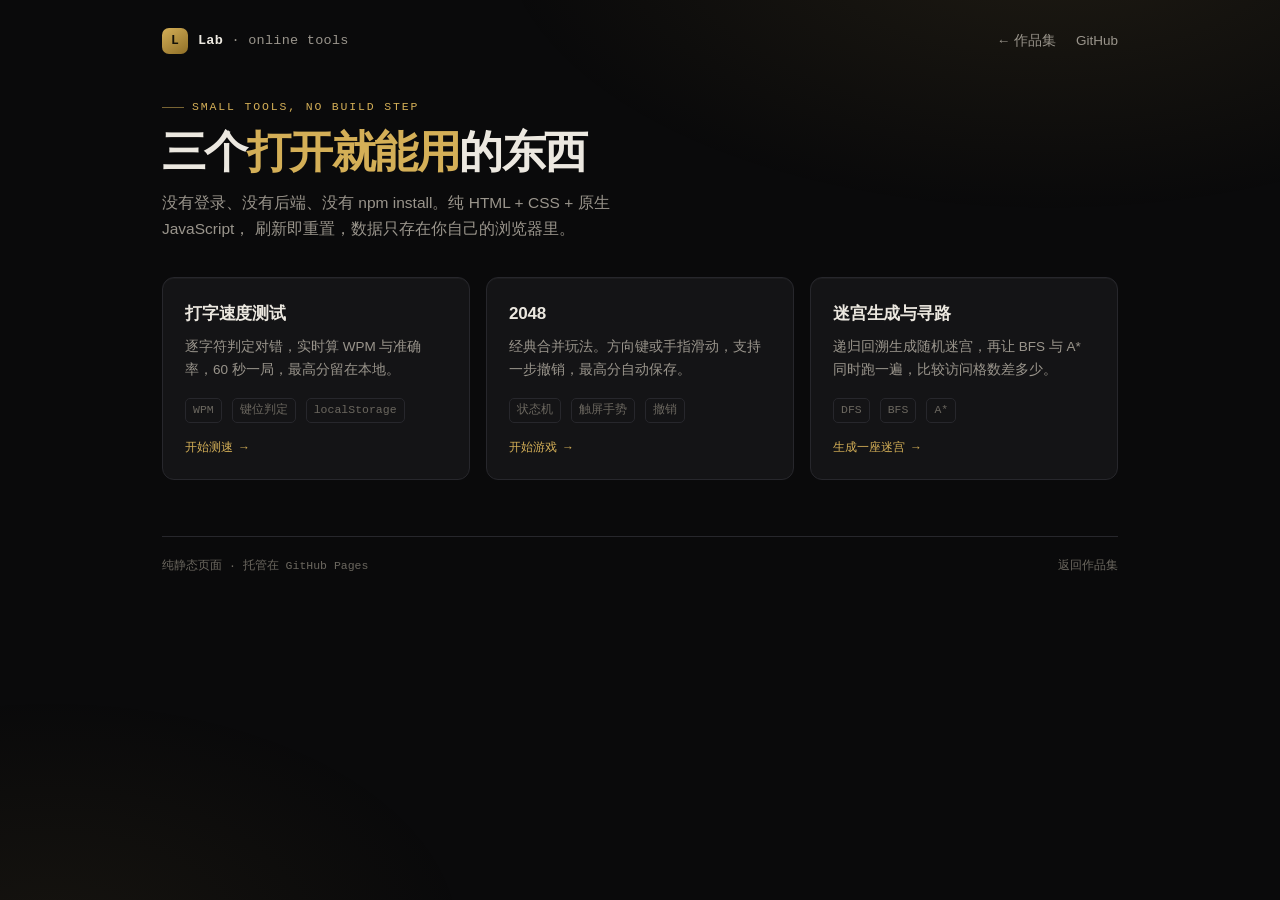
<file: lab/index.html>
<!DOCTYPE html>
<html lang="zh-CN">
<head>
<meta charset="UTF-8">
<meta name="viewport" content="width=device-width, initial-scale=1">
<title>Lab · 在线小工具</title>
<meta name="description" content="三个打开就能用的小工具：打字速度测试、2048、迷宫生成与寻路。纯前端零依赖。">
<link rel="stylesheet" href="style.css">
<link rel="icon" href="data:image/svg+xml,%3Csvg xmlns='http://www.w3.org/2000/svg' viewBox='0 0 32 32'%3E%3Crect width='32' height='32' rx='8' fill='%230a0a0b'/%3E%3Ctext x='16' y='22' font-size='14' fill='%23d4af57' text-anchor='middle' font-family='monospace'%3EL%3C/text%3E%3C/svg%3E">
</head>
<body>
<div class="wrap">

  <div class="topbar">
    <a class="brand" href="../index.html">
      <span class="brand-mark">L</span>
      <span class="brand-name"><b>Lab</b> · online tools</span>
    </a>
    <nav>
      <a href="../index.html">← 作品集</a>
      <a href="https://github.com/ZhangJiajie20061102" target="_blank" rel="noopener">GitHub</a>
    </nav>
  </div>

  <div class="eyebrow">small tools, no build step</div>
  <h1>三个<em>打开就能用</em>的东西</h1>
  <p class="lede">
    没有登录、没有后端、没有 npm install。纯 HTML + CSS + 原生 JavaScript，
    刷新即重置，数据只存在你自己的浏览器里。
  </p>

  <div class="grid">

    <a class="card" href="typing.html">
      <h2>打字速度测试</h2>
      <p>逐字符判定对错，实时算 WPM 与准确率，60 秒一局，最高分留在本地。</p>
      <div class="meta"><span>WPM</span><span>键位判定</span><span>localStorage</span></div>
      <div class="go">开始测速 →</div>
    </a>

    <a class="card" href="2048.html">
      <h2>2048</h2>
      <p>经典合并玩法。方向键或手指滑动，支持一步撤销，最高分自动保存。</p>
      <div class="meta"><span>状态机</span><span>触屏手势</span><span>撤销</span></div>
      <div class="go">开始游戏 →</div>
    </a>

    <a class="card" href="maze.html">
      <h2>迷宫生成与寻路</h2>
      <p>递归回溯生成随机迷宫，再让 BFS 与 A* 同时跑一遍，比较访问格数差多少。</p>
      <div class="meta"><span>DFS</span><span>BFS</span><span>A*</span></div>
      <div class="go">生成一座迷宫 →</div>
    </a>

  </div>

  <div class="foot">
    <span>纯静态页面 · 托管在 GitHub Pages</span>
    <span><a href="../index.html">返回作品集</a></span>
  </div>

</div>
</body>
</html>
</file>
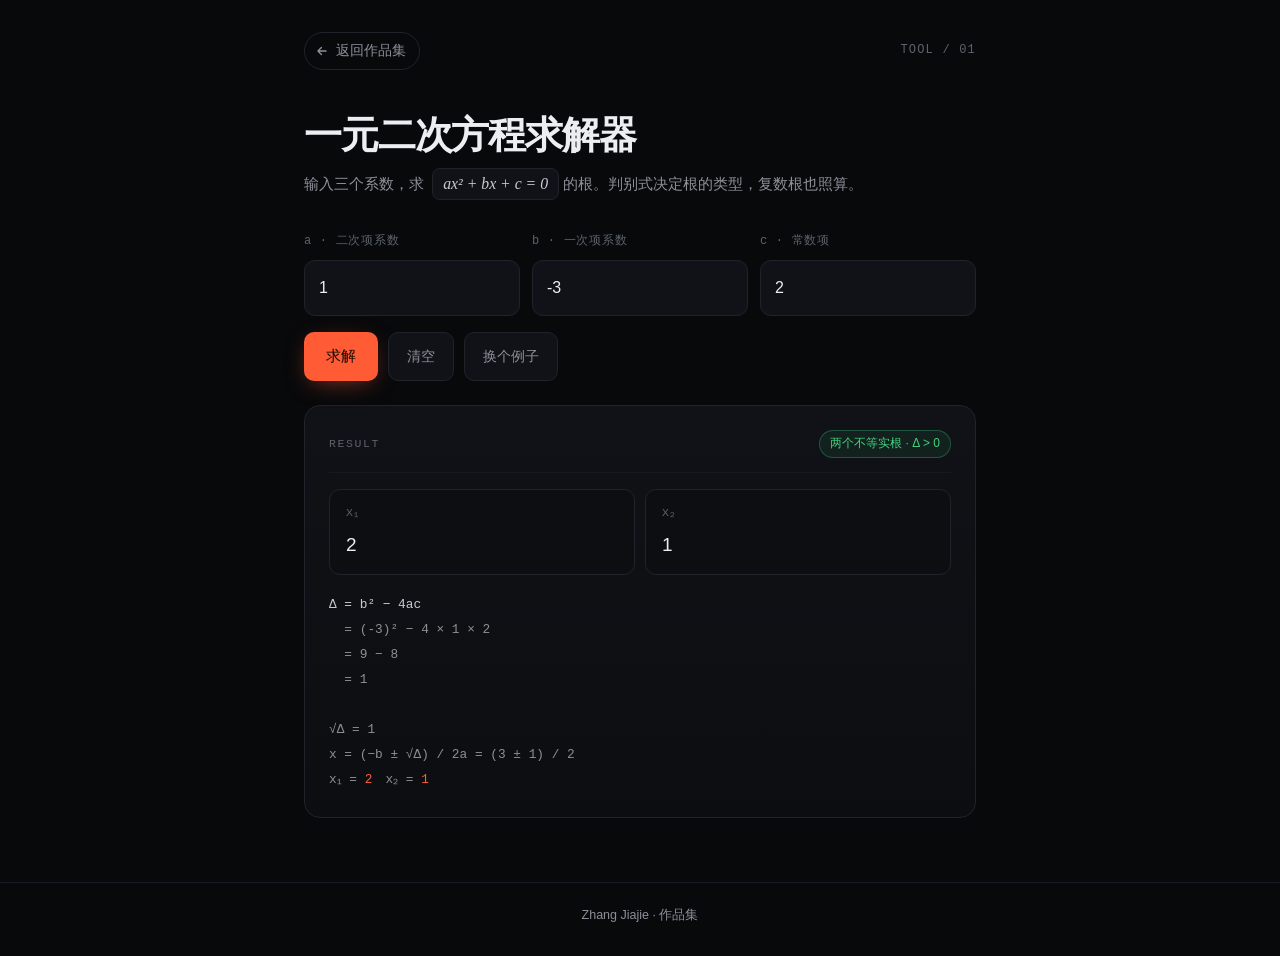
<file: solve.html>
<!DOCTYPE html>
<html lang="zh-CN">
<head>
<meta charset="UTF-8">
<meta name="viewport" content="width=device-width, initial-scale=1">
<title>一元二次方程求解器 · Zhang Jiajie</title>
<meta name="description" content="输入 a、b、c，求一元二次方程的实根、重根或复数根，附判别式与求解步骤。">
<meta name="theme-color" content="#08090b">
<link rel="icon" href="data:image/svg+xml,%3Csvg xmlns='http://www.w3.org/2000/svg' viewBox='0 0 32 32'%3E%3Crect width='32' height='32' rx='8' fill='%2308090b'/%3E%3Cpath d='M9 9h14v4H9zm0 10h14v4H9z' fill='%23ff5c35'/%3E%3C/svg%3E">
<style>
  :root{
    --bg:#08090b;
    --surface:#101217;
    --line:#1f232b;
    --line-soft:#171a20;
    --text:#eceef2;
    --muted:#8b9099;
    --faint:#5c626c;
    --accent:#ff5c35;
    --ok:#43d17f;
    --warn:#ffc43c;
    --radius:16px;
    --ease:cubic-bezier(.16,1,.3,1);
  }
  *,*::before,*::after{box-sizing:border-box}
  body{
    margin:0;
    min-height:100vh;
    background:var(--bg);
    color:var(--text);
    font-family:"Inter",-apple-system,BlinkMacSystemFont,"Segoe UI","PingFang SC","Hiragino Sans GB","Microsoft YaHei",sans-serif;
    line-height:1.65;
    -webkit-font-smoothing:antialiased;
    display:flex;
    flex-direction:column;
  }
  a{color:inherit;text-decoration:none}
  ::selection{background:var(--accent);color:#0a0a0a}

  .shell{
    width:100%;
    max-width:720px;
    margin:0 auto;
    padding:32px 24px 64px;
    flex:1;
  }

  .top{
    display:flex;
    align-items:center;
    justify-content:space-between;
    margin-bottom:44px;
  }
  .back{
    display:inline-flex;
    align-items:center;
    gap:7px;
    font-size:13.5px;
    color:var(--muted);
    padding:7px 13px 7px 10px;
    border:1px solid var(--line);
    border-radius:999px;
    transition:color .2s,border-color .2s,background .2s;
  }
  .back:hover{color:var(--text);border-color:#333943;background:var(--surface)}
  .back svg{width:14px;height:14px}
  .mark{
    font-family:ui-monospace,SFMono-Regular,Menlo,Consolas,monospace;
    font-size:12px;
    color:var(--faint);
    letter-spacing:.1em;
  }

  h1{
    margin:0 0 10px;
    font-size:clamp(28px,4.4vw,38px);
    letter-spacing:-.03em;
    font-weight:600;
    line-height:1.15;
  }
  .sub{
    margin:0 0 32px;
    color:var(--muted);
    font-size:15px;
  }
  .formula{
    display:inline-block;
    font-family:"Times New Roman",Georgia,serif;
    font-style:italic;
    font-size:1.05em;
    color:#c8ccd4;
    background:var(--surface);
    border:1px solid var(--line);
    border-radius:8px;
    padding:2px 10px;
    margin-left:4px;
  }

  fieldset{
    border:0;
    padding:0;
    margin:0 0 24px;
  }
  .inputs{
    display:grid;
    grid-template-columns:repeat(3,1fr);
    gap:12px;
  }
  @media (max-width:560px){.inputs{grid-template-columns:1fr}}

  .field{
    position:relative;
  }
  .field label{
    display:block;
    font-family:ui-monospace,SFMono-Regular,Menlo,Consolas,monospace;
    font-size:12px;
    color:var(--faint);
    margin-bottom:8px;
    letter-spacing:.06em;
  }
  .field input{
    width:100%;
    padding:14px 14px;
    background:var(--surface);
    border:1px solid var(--line);
    border-radius:11px;
    color:var(--text);
    font:inherit;
    font-variant-numeric:tabular-nums;
    font-size:16px;
    transition:border-color .2s,background .2s,box-shadow .2s;
    -moz-appearance:textfield;
  }
  .field input::-webkit-outer-spin-button,
  .field input::-webkit-inner-spin-button{-webkit-appearance:none;margin:0}
  .field input:hover{border-color:#2c313a}
  .field input:focus{
    outline:none;
    border-color:var(--accent);
    background:#14171d;
    box-shadow:0 0 0 3px rgba(255,92,53,.14);
  }
  .field input.invalid{border-color:#e0574a;box-shadow:0 0 0 3px rgba(224,87,74,.14)}

  .row-actions{
    display:flex;
    flex-wrap:wrap;
    gap:10px;
    margin-top:16px;
  }
  button{
    font:inherit;
    cursor:pointer;
    border-radius:10px;
    transition:transform .18s var(--ease),background .2s,border-color .2s,box-shadow .2s;
  }
  .btn-primary{
    padding:12px 22px;
    border:0;
    background:var(--accent);
    color:#120703;
    font-size:14.5px;
    font-weight:500;
    box-shadow:0 6px 24px -8px rgba(255,92,53,.6);
  }
  .btn-primary:hover{transform:translateY(-1px);box-shadow:0 10px 28px -8px rgba(255,92,53,.7)}
  .btn-ghost{
    padding:12px 18px;
    border:1px solid var(--line);
    background:var(--surface);
    color:var(--muted);
    font-size:14px;
  }
  .btn-ghost:hover{color:var(--text);border-color:#333943;background:#15181e}

  .out{
    border:1px solid var(--line);
    border-radius:var(--radius);
    background:linear-gradient(180deg,var(--surface),rgba(16,18,23,.5));
    padding:24px;
    min-height:132px;
  }
  .out-head{
    display:flex;
    align-items:center;
    justify-content:space-between;
    gap:12px;
    margin-bottom:16px;
    padding-bottom:14px;
    border-bottom:1px solid var(--line-soft);
  }
  .out-label{
    font-family:ui-monospace,SFMono-Regular,Menlo,Consolas,monospace;
    font-size:11.5px;
    letter-spacing:.14em;
    text-transform:uppercase;
    color:var(--faint);
  }
  .badge{
    font-size:12px;
    padding:3px 10px;
    border-radius:999px;
    border:1px solid var(--line);
    color:var(--muted);
    background:rgba(255,255,255,.02);
    white-space:nowrap;
  }
  .badge.ok{color:var(--ok);border-color:rgba(67,209,127,.3);background:rgba(67,209,127,.08)}
  .badge.warn{color:var(--warn);border-color:rgba(255,196,60,.3);background:rgba(255,196,60,.08)}
  .badge.err{color:#e07a6a;border-color:rgba(224,87,74,.3);background:rgba(224,87,74,.08)}

  .empty{
    color:var(--faint);
    font-size:14px;
  }

  .roots{
    display:flex;
    flex-wrap:wrap;
    gap:10px;
    margin-bottom:18px;
  }
  .root{
    flex:1 1 180px;
    border:1px solid var(--line);
    border-radius:11px;
    padding:14px 16px;
    background:#0c0e12;
  }
  .root-k{
    font-family:ui-monospace,SFMono-Regular,Menlo,Consolas,monospace;
    font-size:11.5px;
    color:var(--faint);
    letter-spacing:.08em;
    margin-bottom:6px;
  }
  .root-v{
    font-size:19px;
    font-variant-numeric:tabular-nums;
    letter-spacing:-.01em;
    color:var(--text);
  }
  .root-v small{color:var(--faint);font-size:.7em;margin-left:2px}

  .steps{
    font-family:ui-monospace,SFMono-Regular,Menlo,Consolas,monospace;
    font-size:12.8px;
    color:var(--muted);
    line-height:1.95;
    white-space:pre-wrap;
    word-break:break-word;
  }
  .steps b{color:#c8ccd4;font-weight:500}
  .steps .hl{color:var(--accent)}

  footer{
    border-top:1px solid var(--line-soft);
    padding:22px 24px 30px;
    text-align:center;
    font-size:12.5px;
    color:var(--faint);
  }
  footer a{color:var(--muted);transition:color .2s}
  footer a:hover{color:var(--accent)}

  a:focus-visible,button:focus-visible,input:focus-visible{
    outline:2px solid var(--accent);
    outline-offset:2px;
  }
  @media (prefers-reduced-motion:reduce){*{transition:none!important}}
</style>
</head>
<body>

<div class="shell">
  <div class="top">
    <a class="back" href="index.html">
      <svg viewBox="0 0 24 24" fill="none" stroke="currentColor" stroke-width="2.2" stroke-linecap="round" stroke-linejoin="round"><path d="M19 12H5M11 18l-6-6 6-6"/></svg>
      返回作品集
    </a>
    <span class="mark">TOOL / 01</span>
  </div>

  <h1>一元二次方程求解器</h1>
  <p class="sub">
    输入三个系数，求 <span class="formula">ax² + bx + c = 0</span> 的根。判别式决定根的类型，复数根也照算。
  </p>

  <form id="form" autocomplete="off">
    <fieldset>
      <div class="inputs">
        <div class="field">
          <label for="a">a · 二次项系数</label>
          <input id="a" name="a" type="number" step="any" inputmode="decimal" value="1" placeholder="0 以外">
        </div>
        <div class="field">
          <label for="b">b · 一次项系数</label>
          <input id="b" name="b" type="number" step="any" inputmode="decimal" value="-3" placeholder="可为 0">
        </div>
        <div class="field">
          <label for="c">c · 常数项</label>
          <input id="c" name="c" type="number" step="any" inputmode="decimal" value="2" placeholder="可为 0">
        </div>
      </div>
      <div class="row-actions">
        <button class="btn-primary" type="submit">求解</button>
        <button class="btn-ghost" type="button" id="clear">清空</button>
        <button class="btn-ghost" type="button" id="sample">换个例子</button>
      </div>
    </fieldset>
  </form>

  <div class="out" aria-live="polite">
    <div class="out-head">
      <span class="out-label">Result</span>
      <span class="badge" id="badge">等待输入</span>
    </div>
    <div id="result">
      <p class="empty">填好系数后点「求解」，这里会显示判别式与两个根。</p>
    </div>
  </div>
</div>

<footer>
  <a href="index.html">Zhang Jiajie · 作品集</a>
</footer>

<script>
(function () {
  "use strict";

  var form = document.getElementById("form");
  var badge = document.getElementById("badge");
  var out = document.getElementById("result");
  var inputs = {
    a: document.getElementById("a"),
    b: document.getElementById("b"),
    c: document.getElementById("c")
  };

  var samples = [
    { a: 1, b: -3, c: 2 },     // 两个不同实根
    { a: 1, b: 2, c: 1 },      // 重根
    { a: 1, b: 0, c: 1 },      // 复数根
    { a: 2, b: -7, c: 3 },     // 分数根
    { a: 1, b: -2, c: -3 }     // 一正一负
  ];
  var sampleIdx = 0;

  /* 去掉浮点尾巴：0.30000000000000004 -> 0.3 */
  function fmt(n) {
    if (!isFinite(n)) { return "—"; }
    var r = Math.round(n * 1e10) / 1e10;
    if (Object.is(r, -0)) { r = 0; }
    return String(r);
  }

  /* 常用根写成精确形式，便于核对 */
  function pretty(n) {
    var r = Math.round(n * 1e10) / 1e10;
    if (Number.isInteger(r)) { return String(r); }
    return fmt(r);
  }

  function setBadge(text, kind) {
    badge.textContent = text;
    badge.className = "badge" + (kind ? " " + kind : "");
  }

  function clearInvalid() {
    Object.keys(inputs).forEach(function (k) {
      inputs[k].classList.remove("invalid");
    });
  }

  function solve() {
    clearInvalid();

    var a = parseFloat(inputs.a.value);
    var b = parseFloat(inputs.b.value);
    var c = parseFloat(inputs.c.value);

    // 空值或非数字
    var bad = [];
    if (!isFinite(a)) { bad.push("a"); }
    if (!isFinite(b)) { bad.push("b"); }
    if (!isFinite(c)) { bad.push("c"); }
    if (bad.length) {
      bad.forEach(function (k) { inputs[k].classList.add("invalid"); });
      setBadge("输入无效", "err");
      out.innerHTML = '<p class="empty">a、b、c 都得填数字，空着或写成文字都算不出来。</p>';
      return;
    }

    // a = 0 退化成一元一次方程
    if (a === 0) {
      if (b === 0) {
        setBadge("无解 / 恒等", "err");
        out.innerHTML =
          '<div class="steps"><b>a = 0 且 b = 0</b>\n' +
          (c === 0 ? "任意 x 都满足，方程恒成立。" : "等式不成立，方程无解。") +
          "</div>";
        return;
      }
      var x = -c / b;
      setBadge("一次方程", "warn");
      out.innerHTML =
        '<div class="roots">' +
          '<div class="root"><div class="root-k">X</div><div class="root-v">' + pretty(x) + "</div></div>" +
        "</div>" +
        '<div class="steps">a = 0，退化为 <b>' + pretty(b) + "x " +
        (c < 0 ? "− " + pretty(Math.abs(c)) : "+ " + pretty(c)) + " = 0</b>\n" +
        "x = -c / b = " + pretty(-c) + " / " + pretty(b) + ' = <span class="hl">' + pretty(x) + "</span></div>";
      return;
    }

    var delta = b * b - 4 * a * c;
    var head =
      "<b>Δ = b² − 4ac</b>\n" +
      "  = (" + pretty(b) + ")² − 4 × " + pretty(a) + " × " + pretty(c) + "\n" +
      "  = " + pretty(b * b) + " − " + pretty(4 * a * c) + "\n" +
      "  = " + pretty(delta) + "\n\n";

    if (delta > 0) {
      var sq = Math.sqrt(delta);
      var x1 = (-b + sq) / (2 * a);
      var x2 = (-b - sq) / (2 * a);
      setBadge("两个不等实根 · Δ > 0", "ok");
      out.innerHTML =
        '<div class="roots">' +
          '<div class="root"><div class="root-k">X₁</div><div class="root-v">' + pretty(x1) + "</div></div>" +
          '<div class="root"><div class="root-k">X₂</div><div class="root-v">' + pretty(x2) + "</div></div>" +
        "</div>" +
        '<div class="steps">' + head +
        "√Δ = " + pretty(sq) + "\n" +
        'x = (−b ± √Δ) / 2a = (' + pretty(-b) + " ± " + pretty(sq) + ") / " + pretty(2 * a) + "\n" +
        'x₁ = <span class="hl">' + pretty(x1) + '</span>　x₂ = <span class="hl">' + pretty(x2) + "</span></div>";
      return;
    }

    if (delta === 0) {
      var x0 = -b / (2 * a);
      setBadge("两个相等实根 · Δ = 0", "ok");
      out.innerHTML =
        '<div class="roots">' +
          '<div class="root"><div class="root-k">X₁ = X₂</div><div class="root-v">' + pretty(x0) + "</div></div>" +
        "</div>" +
        '<div class="steps">' + head +
        "Δ = 0，两根重合：\n" +
        'x = −b / 2a = ' + pretty(-b) + " / " + pretty(2 * a) + ' = <span class="hl">' + pretty(x0) + "</span></div>";
      return;
    }

    // Δ < 0：共轭复根
    var re = -b / (2 * a);
    var im = Math.sqrt(-delta) / (2 * a);
    var imAbs = Math.abs(im);
    setBadge("一对共轭复根 · Δ < 0", "warn");
    out.innerHTML =
      '<div class="roots">' +
        '<div class="root"><div class="root-k">X₁</div><div class="root-v">' + pretty(re) +
          ' <small>+</small> ' + pretty(imAbs) + "<small>i</small></div></div>" +
        '<div class="root"><div class="root-k">X₂</div><div class="root-v">' + pretty(re) +
          ' <small>−</small> ' + pretty(imAbs) + "<small>i</small></div></div>" +
      "</div>" +
      '<div class="steps">' + head +
      "Δ < 0，实数范围无解，取复数根：\n" +
      "实部 = −b / 2a = " + pretty(re) + "\n" +
      "虚部 = √(−Δ) / 2a = " + pretty(imAbs) + "\n" +
      'x = <span class="hl">' + pretty(re) + " ± " + pretty(imAbs) + "i</span></div>";
  }

  form.addEventListener("submit", function (e) {
    e.preventDefault();
    solve();
  });

  Object.keys(inputs).forEach(function (k) {
    inputs[k].addEventListener("input", function () {
      inputs[k].classList.remove("invalid");
      if (inputs.a.value !== "" && inputs.b.value !== "" && inputs.c.value !== "") {
        solve();
      }
    });
  });

  document.getElementById("clear").addEventListener("click", function () {
    Object.keys(inputs).forEach(function (k) {
      inputs[k].value = "";
      inputs[k].classList.remove("invalid");
    });
    inputs.a.focus();
    setBadge("等待输入");
    out.innerHTML = '<p class="empty">填好系数后点「求解」，这里会显示判别式与两个根。</p>';
  });

  document.getElementById("sample").addEventListener("click", function () {
    sampleIdx = (sampleIdx + 1) % samples.length;
    var s = samples[sampleIdx];
    inputs.a.value = s.a;
    inputs.b.value = s.b;
    inputs.c.value = s.c;
    solve();
  });

  solve();
})();
</script>
</body>
</html>
</file>
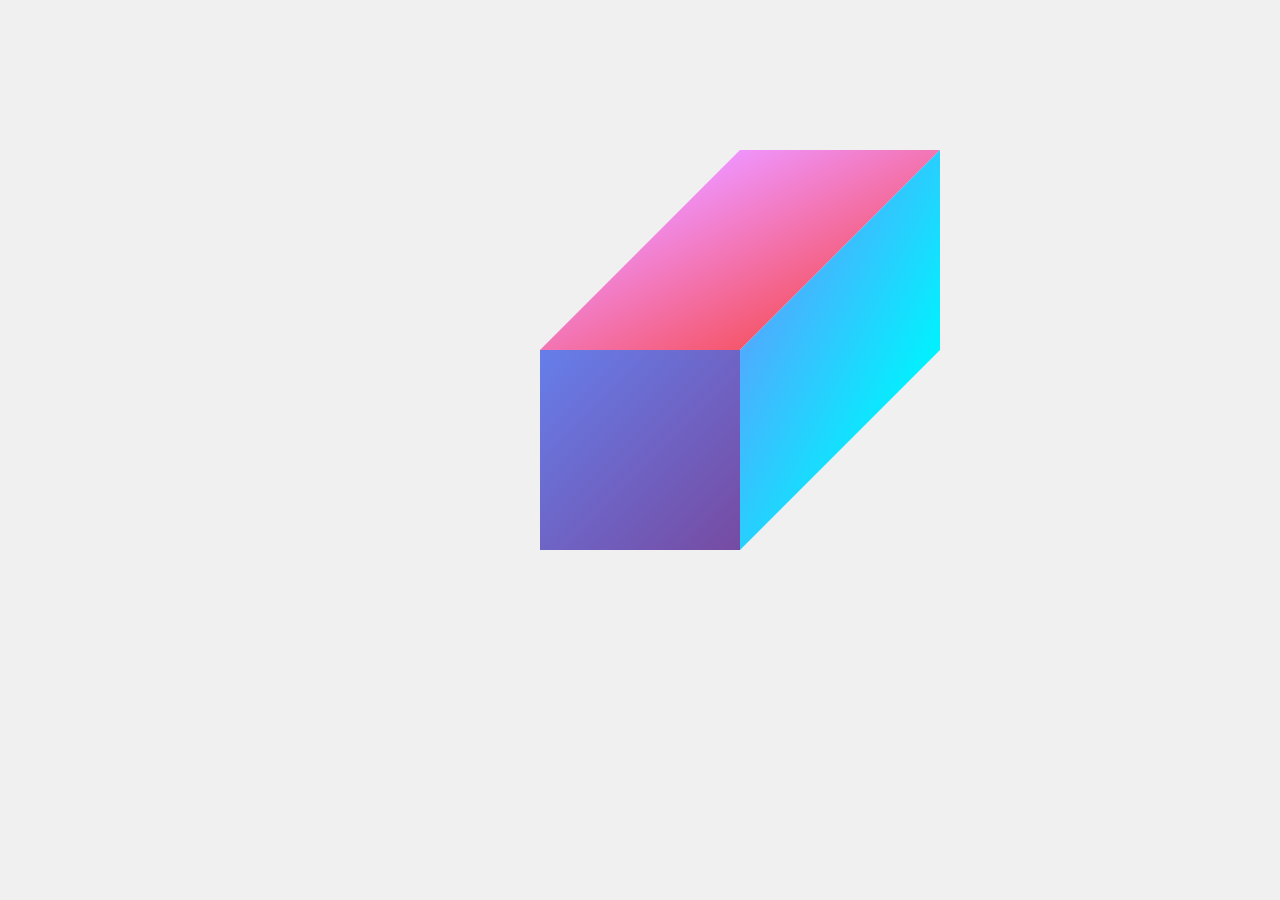
<file: archive/index-2026-04-original.html>
<!DOCTYPE html>
<html lang="en">
<head>
    <meta charset="UTF-8">
    <title>3D CSS Cube</title>
    <style>
        * {
            margin: 0;
            padding: 0;
            box-sizing: border-box;
        }

        body {
            min-height: 100vh;
            display: flex;
            justify-content: center;
            align-items: center;
            background: #f0f0f0;
        }

        .cube {
            position: relative;
            width: 200px;
            height: 200px;
            transform-style: flat;
        }

        /* Front Face */
        .cube__face--front {
            position: absolute;
            width: 200px;
            height: 200px;
            background: linear-gradient(135deg, #667eea 0%, #764ba2 100%);
            transform: translate(0, 0);
        }

        /* Top Face */
        .cube__face--top {
            position: absolute;
            width: 200px;
            height: 200px;
            background: linear-gradient(135deg, #f093fb 0%, #f5576c 100%);
            transform: translate(0, -100%) skewX(-45deg);
            transform-origin: bottom left;
        }

        /* Right Face */
        .cube__face--right {
            position: absolute;
            width: 200px;
            height: 200px;
            background: linear-gradient(135deg, #4facfe 0%, #00f2fe 100%);
            transform: translate(100%, 0) skewY(-45deg);
            transform-origin: top left;
        }
    </style>
</head>
<body>
    <div class="cube">
        <div class="cube__face--front"></div>
        <div class="cube__face--top"></div>
        <div class="cube__face--right"></div>
    </div>
</body>
</html>
</file>
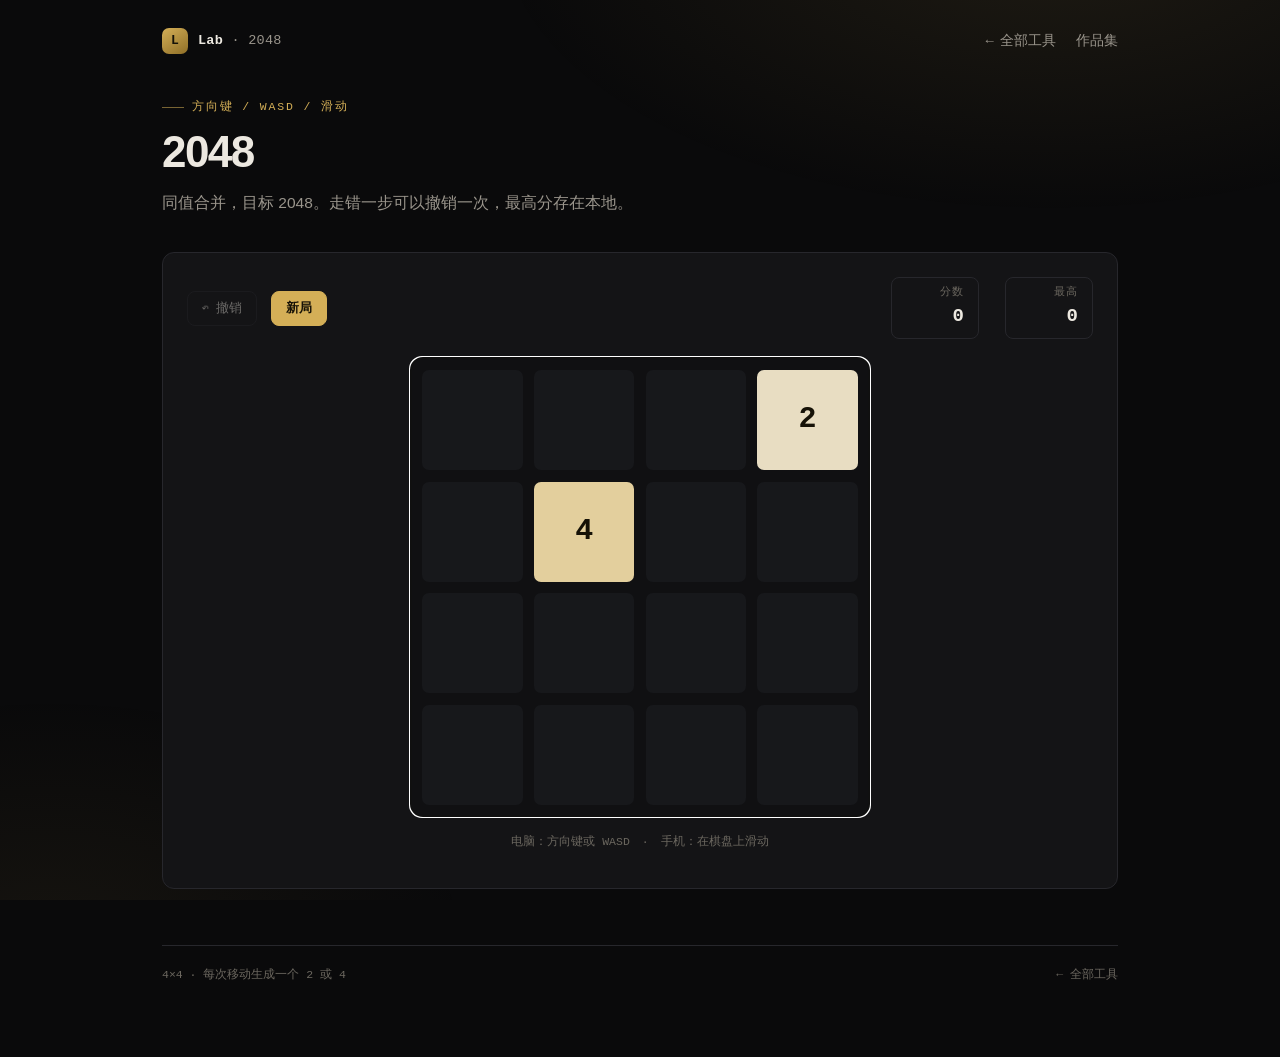
<file: lab/2048.html>
<!DOCTYPE html>
<html lang="zh-CN">
<head>
<meta charset="UTF-8">
<meta name="viewport" content="width=device-width, initial-scale=1, maximum-scale=1, user-scalable=no">
<title>2048 · Lab</title>
<link rel="stylesheet" href="style.css">
<style>
  .game-top{display:flex;align-items:center;gap:14px;flex-wrap:wrap;margin-bottom:18px}
  .game-top .stats{margin-left:auto}
  .score-box{
    font-family:var(--mono);text-align:right;padding:6px 14px;
    border:1px solid var(--line);border-radius:8px;min-width:88px;
  }
  .score-box span{display:block;font-size:10.5px;letter-spacing:.08em;text-transform:uppercase;color:var(--faint)}
  .score-box b{font-size:19px;font-weight:600}

  .board{
    position:relative;
    width:100%;max-width:460px;margin:0 auto;
    aspect-ratio:1/1;
    background:#101012;
    border:1px solid var(--line);
    border-radius:12px;
    touch-action:none;
    user-select:none;
    overflow:hidden;
  }
  .cell{
    position:absolute;width:21.875%;height:21.875%;
    left:calc(2.5% + var(--c) * 24.375%);
    top:calc(2.5% + var(--r) * 24.375%);
    background:#17181b;border-radius:7px;
  }
  .tile{
    position:absolute;width:21.875%;height:21.875%;
    left:calc(2.5% + var(--c) * 24.375%);
    top:calc(2.5% + var(--r) * 24.375%);
    display:grid;place-items:center;
    border-radius:7px;
    font-family:var(--mono);font-weight:700;
    font-size:clamp(18px,5vw,30px);
    color:#161207;
    background:#e7d9b4;
    transition:left .13s ease,top .13s ease,background .15s ease;
    will-change:left,top;
  }
  .tile[data-v="2"]{background:#e8ddc2}
  .tile[data-v="4"]{background:#e3cf9d}
  .tile[data-v="8"]{background:#d9b96f;color:#1a1508}
  .tile[data-v="16"]{background:#d4af57}
  .tile[data-v="32"]{background:#c99f42;font-size:clamp(16px,4.4vw,27px)}
  .tile[data-v="64"]{background:#b98c2d;color:#fff8e6;font-size:clamp(16px,4.4vw,27px)}
  .tile[data-v="128"]{background:#a97c22;color:#fff8e6;font-size:clamp(14px,3.8vw,23px)}
  .tile[data-v="256"]{background:#96691a;color:#fff8e6;font-size:clamp(14px,3.8vw,23px)}
  .tile[data-v="512"]{background:#7f5613;color:#fff8e6;font-size:clamp(14px,3.8vw,23px)}
  .tile[data-v="1024"]{background:#67440e;color:#fff8e6;font-size:clamp(12px,3vw,19px)}
  .tile[data-v="2048"]{background:linear-gradient(145deg,#f0cf7a,#d4af57);color:#161207;font-size:clamp(12px,3vw,19px);box-shadow:0 0 22px rgba(212,175,87,.45)}
  .tile.big{font-size:clamp(12px,3vw,19px)}
  .tile.pop{animation:pop .16s ease}
  .tile.gone{animation:gone .16s ease forwards}
  @keyframes pop{0%{transform:scale(.55)}70%{transform:scale(1.06)}100%{transform:scale(1)}}
  @keyframes gone{to{opacity:0;transform:scale(.7)}}

  .overlay{
    position:absolute;inset:0;display:none;
    place-items:center;text-align:center;
    background:rgba(10,10,11,.86);backdrop-filter:blur(4px);
    z-index:5;padding:20px;
  }
  .overlay.show{display:grid}
  .overlay h3{margin:0 0 6px;font-size:22px;letter-spacing:-.02em}
  .overlay p{margin:0 0 16px;color:var(--muted);font-size:13.5px;font-family:var(--mono)}
  .pad-tip{font-family:var(--mono);font-size:11.5px;color:var(--faint);margin-top:16px;text-align:center}
  @media (max-width:520px){ .pad-tip{font-size:11px} }
</style>
</head>
<body>
<div class="wrap">

  <div class="topbar">
    <a class="brand" href="index.html">
      <span class="brand-mark">L</span>
      <span class="brand-name"><b>Lab</b> · 2048</span>
    </a>
    <nav>
      <a href="index.html">← 全部工具</a>
      <a href="../index.html">作品集</a>
    </nav>
  </div>

  <div class="eyebrow">方向键 / WASD / 滑动</div>
  <h1>2048</h1>
  <p class="lede">同值合并，目标 2048。走错一步可以撤销一次，最高分存在本地。</p>

  <div class="panel">
    <div class="game-top">
      <button class="btn" id="undoBtn" disabled>↶ 撤销</button>
      <button class="btn btn-primary" id="newBtn">新局</button>
      <div class="stats">
        <div class="score-box"><span>分数</span><b id="score">0</b></div>
        <div class="score-box"><span>最高</span><b id="best">0</b></div>
      </div>
    </div>

    <div class="board" id="board" tabindex="0" aria-label="2048 棋盘">
      <div class="overlay" id="overlay">
        <div>
          <h3 id="ovTitle">游戏结束</h3>
          <p id="ovText">没有可走的步了</p>
          <button class="btn btn-primary" id="ovBtn">再来一局</button>
        </div>
      </div>
    </div>

    <p class="pad-tip">电脑：方向键或 WASD　·　手机：在棋盘上滑动</p>
  </div>

  <div class="foot">
    <span>4×4 · 每次移动生成一个 2 或 4</span>
    <span><a href="index.html">← 全部工具</a></span>
  </div>

</div>
<script src="game2048.js"></script>
</body>
</html>
</file>
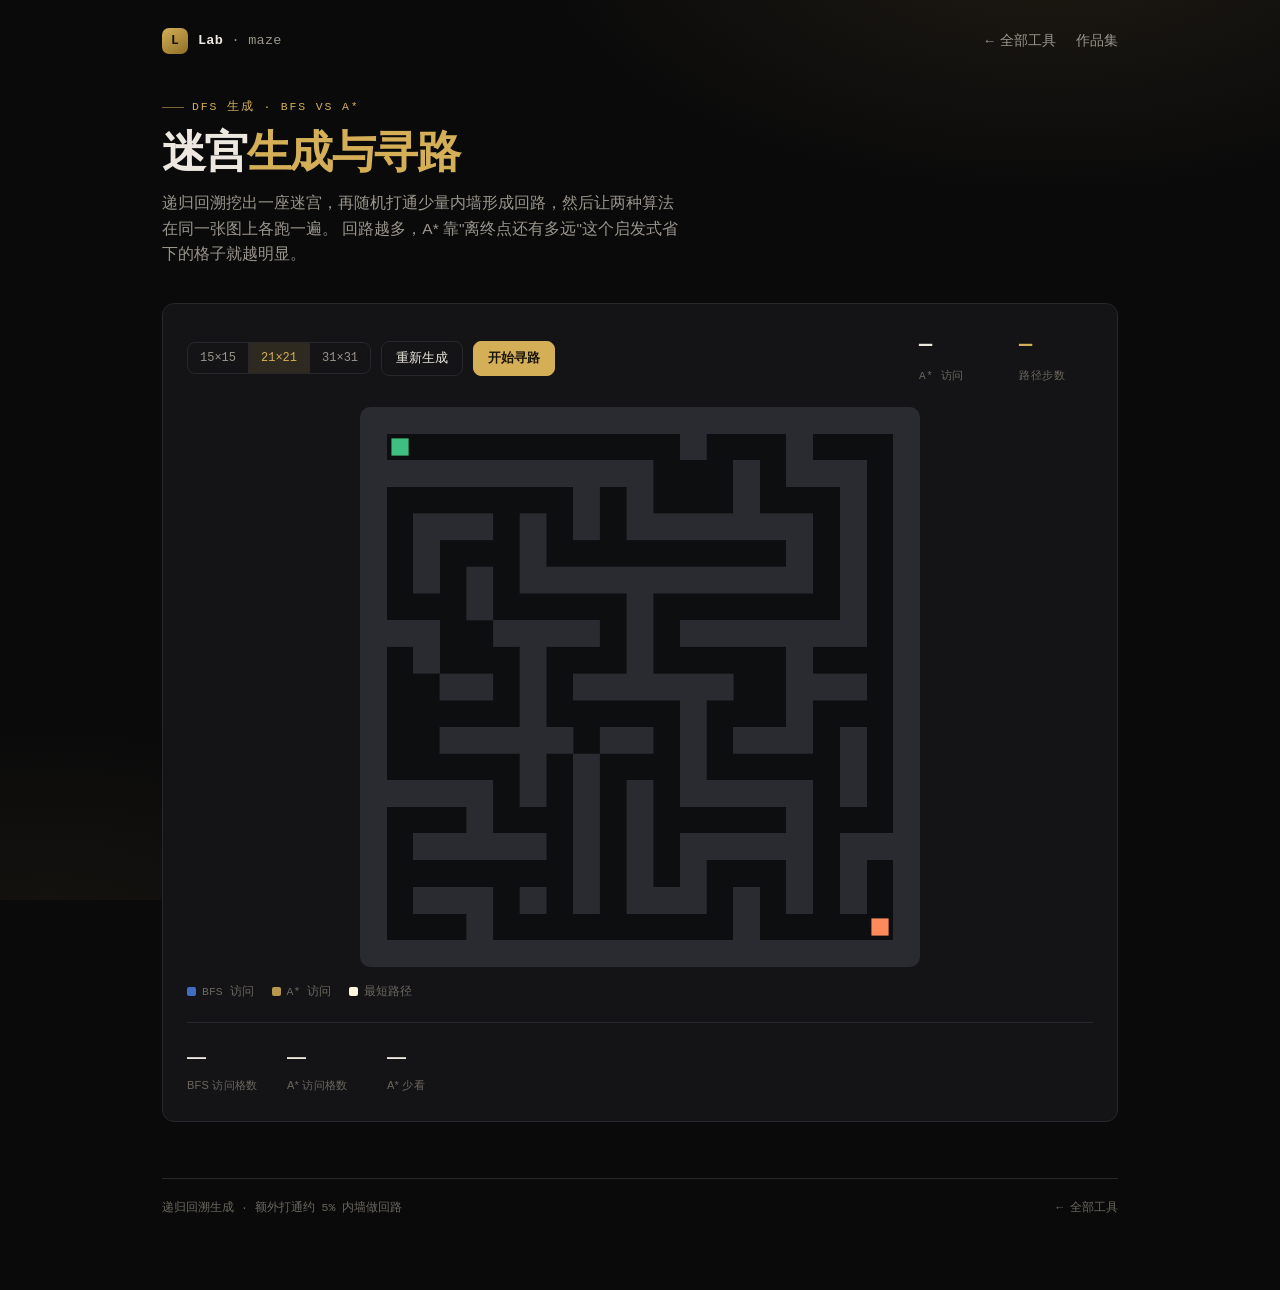
<file: lab/maze.html>
<!DOCTYPE html>
<html lang="zh-CN">
<head>
<meta charset="UTF-8">
<meta name="viewport" content="width=device-width, initial-scale=1">
<title>迷宫生成与寻路 · Lab</title>
<link rel="stylesheet" href="style.css">
<style>
  .maze-controls{display:flex;align-items:center;gap:10px;flex-wrap:wrap;margin-bottom:18px}
  .seg{display:flex;border:1px solid var(--line);border-radius:8px;overflow:hidden}
  .seg button{
    font-family:var(--mono);font-size:12px;background:transparent;border:0;
    color:var(--muted);padding:8px 12px;cursor:pointer;transition:.16s;
  }
  .seg button + button{border-left:1px solid var(--line)}
  .seg button[aria-pressed="true"]{background:rgba(212,175,87,.14);color:var(--gold)}
  .seg button:hover{color:var(--gold)}

  .maze-stage{display:grid;place-items:center}
  canvas{
    width:100%;max-width:560px;height:auto;display:block;
    border-radius:10px;background:#0f1012;
    touch-action:manipulation;
  }
  .legend{display:flex;gap:18px;flex-wrap:wrap;font-family:var(--mono);font-size:11.5px;color:var(--faint);margin-top:16px}
  .legend i{display:inline-block;width:9px;height:9px;border-radius:2px;margin-right:6px;vertical-align:middle}
  .lg-bfs{background:rgba(78,140,255,.75)}
  .lg-astar{background:rgba(212,175,87,.85)}
  .lg-path{background:#fff6de}

  .compare{display:flex;gap:26px;flex-wrap:wrap;margin-top:20px;padding-top:18px;border-top:1px solid var(--line)}
  .compare .stat b{font-size:19px}
  .compare .stat span{text-transform:none;letter-spacing:.02em}
</style>
</head>
<body>
<div class="wrap">

  <div class="topbar">
    <a class="brand" href="index.html">
      <span class="brand-mark">L</span>
      <span class="brand-name"><b>Lab</b> · maze</span>
    </a>
    <nav>
      <a href="index.html">← 全部工具</a>
      <a href="../index.html">作品集</a>
    </nav>
  </div>

  <div class="eyebrow">DFS 生成 · BFS vs A*</div>
  <h1>迷宫<em>生成与寻路</em></h1>
  <p class="lede">
    递归回溯挖出一座迷宫，再随机打通少量内墙形成回路，然后让两种算法在同一张图上各跑一遍。
    回路越多，A* 靠"离终点还有多远"这个启发式省下的格子就越明显。
  </p>

  <div class="panel">
    <div class="maze-controls">
      <div class="seg" role="group" aria-label="迷宫尺寸">
        <button data-size="15" aria-pressed="false">15×15</button>
        <button data-size="21" aria-pressed="true">21×21</button>
        <button data-size="31" aria-pressed="false">31×31</button>
      </div>
      <button class="btn" id="genBtn">重新生成</button>
      <button class="btn btn-primary" id="solveBtn">开始寻路</button>
      <div class="stats" style="margin-left:auto">
        <div class="stat"><b id="sVisited">—</b><span>A* 访问</span></div>
        <div class="stat accent"><b id="sSteps">—</b><span>路径步数</span></div>
      </div>
    </div>

    <div class="maze-stage">
      <canvas id="cv" width="1000" height="1000" aria-label="迷宫"></canvas>
    </div>

    <div class="legend">
      <span><i class="lg-bfs"></i>BFS 访问</span>
      <span><i class="lg-astar"></i>A* 访问</span>
      <span><i class="lg-path"></i>最短路径</span>
    </div>

    <div class="compare">
      <div class="stat"><b id="bfsCount">—</b><span>BFS 访问格数</span></div>
      <div class="stat"><b id="astarCount">—</b><span>A* 访问格数</span></div>
      <div class="stat"><b id="saved">—</b><span>A* 少看</span></div>
    </div>
  </div>

  <div class="foot">
    <span>递归回溯生成 · 额外打通约 5% 内墙做回路</span>
    <span><a href="index.html">← 全部工具</a></span>
  </div>

</div>
<script src="maze.js"></script>
</body>
</html>
</file>
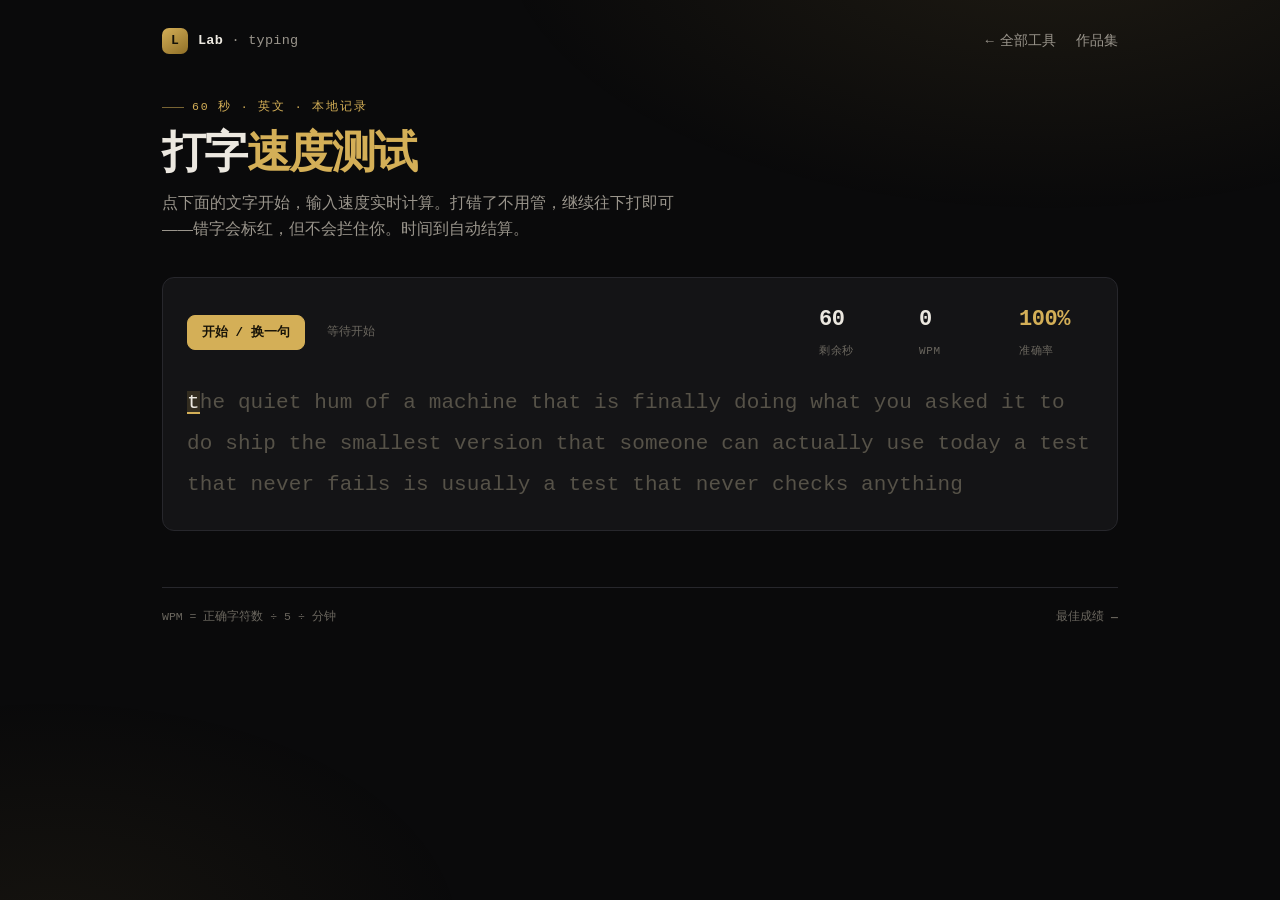
<file: lab/typing.html>
<!DOCTYPE html>
<html lang="zh-CN">
<head>
<meta charset="UTF-8">
<meta name="viewport" content="width=device-width, initial-scale=1">
<title>打字速度测试 · Lab</title>
<link rel="stylesheet" href="style.css">
<style>
  .type-stage{position:relative;cursor:text}
  #input{
    position:absolute;left:0;top:0;width:1px;height:1px;
    opacity:0;border:0;padding:0;resize:none;
  }
  .typing-text{
    font-family:var(--mono);
    font-size:clamp(17px,2.6vw,21px);
    line-height:1.95;
    letter-spacing:.005em;
    color:#565248;
    user-select:none;
    word-break:break-word;
    white-space:pre-wrap;
    min-height:120px;
  }
  .typing-text .ok{color:var(--text)}
  .typing-text .bad{color:var(--bad);background:rgba(255,107,92,.16);border-radius:2px}
  .typing-text .cur{
    color:var(--text);
    background:rgba(212,175,87,.16);
    box-shadow:inset 0 -2px 0 var(--gold);
    animation:caret 1s steps(1) infinite;
  }
  @keyframes caret{
    50%{box-shadow:inset 0 -2px 0 transparent;background:rgba(212,175,87,.05)}
  }

  .type-bar{display:flex;align-items:center;gap:22px;flex-wrap:wrap;margin-bottom:20px}
  .type-bar .stats{margin-left:auto}
  .result{
    margin-top:22px;padding-top:20px;border-top:1px solid var(--line);
    display:none;
  }
  .result.show{display:block}
  .result-line{font-family:var(--mono);font-size:13px;color:var(--muted);margin-bottom:14px}
  .result-line b{color:var(--gold);font-size:15px}
  .idle-tip{font-family:var(--mono);font-size:12px;color:var(--faint)}
  .flash{animation:flash .4s ease}
  @keyframes flash{0%{opacity:.3}100%{opacity:1}}
</style>
</head>
<body>
<div class="wrap">

  <div class="topbar">
    <a class="brand" href="index.html">
      <span class="brand-mark">L</span>
      <span class="brand-name"><b>Lab</b> · typing</span>
    </a>
    <nav>
      <a href="index.html">← 全部工具</a>
      <a href="../index.html">作品集</a>
    </nav>
  </div>

  <div class="eyebrow">60 秒 · 英文 · 本地记录</div>
  <h1>打字<em>速度测试</em></h1>
  <p class="lede">点下面的文字开始，输入速度实时计算。打错了不用管，继续往下打即可——错字会标红，但不会拦住你。时间到自动结算。</p>

  <div class="panel">
    <div class="type-bar">
      <button class="btn btn-primary" id="startBtn">开始 / 换一句</button>
      <span class="idle-tip" id="tip">等待开始</span>
      <div class="stats">
        <div class="stat"><b id="sTime">60</b><span>剩余秒</span></div>
        <div class="stat"><b id="sWpm">0</b><span>WPM</span></div>
        <div class="stat accent"><b id="sAcc">100%</b><span>准确率</span></div>
      </div>
    </div>

    <div class="type-stage" id="stage">
      <div class="typing-text" id="text" aria-hidden="true"></div>
      <textarea id="input" autocomplete="off" autocorrect="off" autocapitalize="off" spellcheck="false" aria-label="打字输入区"></textarea>
    </div>

    <div class="result" id="result">
      <div class="result-line" id="resultText"></div>
      <button class="btn" id="againBtn">再来一局</button>
    </div>
  </div>

  <div class="foot">
    <span>WPM = 正确字符数 ÷ 5 ÷ 分钟</span>
    <span>最佳成绩 <b id="best">—</b></span>
  </div>

</div>
<script src="typing.js"></script>
</body>
</html>
</file>
<file: kaoyan/style.css>
/* 视觉参考主流博客平台（Medium / Ghost）：纯白底、衬线大标题、单栏窄版心、细线分隔、不用卡片阴影 */
:root{
  --bg:#ffffff;
  --panel:#ffffff;
  --panel-2:#fafafa;
  --line:#e6e6e6;
  --line-soft:#f0f0f0;
  --gold:#1a8917;        /* 兼容旧引用：强调绿 */
  --gold-hi:#156d12;
  --red:#b3392f;
  --text:#191919;
  --muted:#6b6b6b;
  --faint:#8f8f8f;
  --ok:#1a8917;
  --warn:#a8620a;
  --bad:#b3392f;
  --serif:"Noto Serif SC","Source Han Serif SC","Songti SC",Georgia,"Times New Roman",serif;
  --sans:-apple-system,BlinkMacSystemFont,"Segoe UI","PingFang SC","Hiragino Sans GB","Microsoft YaHei",sans-serif;
  --mono:ui-monospace,SFMono-Regular,Menlo,Consolas,"Liberation Mono",monospace;
}
*{box-sizing:border-box}
html,body{margin:0;padding:0}
body{
  background:var(--bg);color:var(--text);font-family:var(--sans);
  font-size:15px;line-height:1.75;-webkit-font-smoothing:antialiased;min-height:100vh;
}
a{color:var(--text);text-decoration:none;border-bottom:1px solid rgba(25,25,25,.18)}
a:hover{color:var(--gold);border-bottom-color:rgba(26,137,23,.5)}
.wrap{position:relative;max-width:940px;margin:0 auto;padding:0 24px 80px}

/* ── 顶栏 + 导航 ── */
.topwrap{position:sticky;top:0;z-index:50;background:#fff;border-bottom:1px solid var(--line)}
.topbar{
  max-width:940px;margin:0 auto;height:62px;padding:0 24px;
  display:flex;align-items:center;justify-content:space-between;gap:16px;
}
.brand{display:flex;align-items:center;gap:10px}
.brand-mark{
  width:24px;height:24px;border-radius:3px;display:grid;place-items:center;
  background:#191919;font-family:var(--serif);font-size:13px;font-weight:600;color:#fff;
}
.brand-name{font-family:var(--serif);font-size:17px;font-weight:600;color:var(--text);line-height:1.2;letter-spacing:.01em}
.brand-name i{font-family:var(--sans);font-style:normal;font-size:11.5px;font-weight:400;color:#b0b0b0;margin-left:8px;letter-spacing:.02em}
.topbar nav{display:flex;gap:22px;font-size:13.5px}
.topbar nav a{color:var(--muted);border:0}
.topbar nav a:hover{color:var(--text)}

.tabs{
  max-width:940px;margin:0 auto;padding:0 24px;
  display:flex;gap:28px;overflow-x:auto;
}
.tab{
  appearance:none;background:none;border:0;border-bottom:2px solid transparent;
  padding:13px 0 11px;margin-bottom:-1px;
  font-family:inherit;font-size:14px;color:var(--muted);cursor:pointer;white-space:nowrap;
  transition:color .16s ease,border-color .16s ease;
}
.tab:hover{color:var(--text)}
.tab[aria-selected="true"]{color:var(--text);font-weight:600;border-bottom-color:#191919}

/* ── 头部（文章题图区，不用卡片） ── */
.hero{
  display:grid;grid-template-columns:minmax(0,1fr) auto;gap:48px;align-items:end;
  padding:56px 0 34px;border-bottom:1px solid var(--line-soft);margin-bottom:34px;
}
.hero-main{min-width:0}
.eyebrow{
  font-size:12px;font-weight:600;letter-spacing:.12em;text-transform:uppercase;
  color:var(--gold);margin-bottom:16px;font-family:var(--sans);
}
h1{
  font-family:var(--serif);font-size:clamp(28px,4.2vw,42px);line-height:1.3;
  letter-spacing:-.01em;margin:0 0 18px;font-weight:600;max-width:20em;
}
h1 em{font-style:normal;color:var(--gold)}
.lede{color:var(--muted);font-size:16.5px;max-width:38em;margin:0;line-height:1.78}

.countdown{text-align:right;padding:0 0 4px 40px;border-left:1px solid var(--line)}
.cd-num{font-family:var(--serif);font-size:52px;font-weight:600;line-height:1;color:var(--text);letter-spacing:-.02em}
.cd-num small{font-size:14px;font-weight:400;margin-left:6px;color:var(--muted);font-family:var(--sans)}
.cd-text{font-size:12.5px;color:var(--muted);margin-top:10px;letter-spacing:.01em}
.cd-text b{color:var(--text);font-weight:600}
.cd-exam{font-size:12px;color:var(--faint);margin-top:5px;line-height:1.65}

/* ── 内容块 ── */
.panel{display:none;padding:0 0 8px}
.panel.on{display:block;animation:fade .22s ease both}
@keyframes fade{from{opacity:0;transform:translateY(3px)}to{opacity:1;transform:none}}

.card{background:none;border:0;border-top:1px solid var(--line);border-bottom:1px solid var(--line);border-radius:0}
.sec-title{
  font-family:var(--serif);font-size:21px;font-weight:600;margin:0 0 8px;
  color:var(--text);letter-spacing:-.005em;
}
.sec-hint{font-size:13.5px;color:var(--faint);margin:0 0 22px;line-height:1.75}
.row{display:flex;flex-wrap:wrap;gap:12px;align-items:center}
.spacer{flex:1}

/* ── 控件 ── */
button,select,input,textarea{font-family:inherit;font-size:13.5px;color:var(--text)}
.btn{
  appearance:none;cursor:pointer;
  padding:8px 17px;border-radius:4px;
  border:1px solid #d6d6d6;background:#fff;color:var(--text);
  transition:border-color .16s ease,background .16s ease,color .16s ease;
}
.btn:hover{border-color:#191919;background:#fff}
.btn.primary{background:#191919;border-color:#191919;color:#fff;font-weight:500}
.btn.primary:hover{background:#000;border-color:#000}
.btn.ghost{background:none;border-color:#d6d6d6}
.btn.ghost:hover{background:#fafafa}
.btn.sm{padding:4px 11px;font-size:12.5px;border-radius:3px}
.btn[disabled]{opacity:.4;cursor:not-allowed}
.field{display:flex;align-items:center;gap:8px;font-size:12.5px;color:var(--muted)}
.field input,.field select{
  padding:7px 10px;border-radius:4px;
  background:#fff;border:1px solid #d6d6d6;color:var(--text);
}
.field input:focus,.field select:focus,
input:focus,textarea:focus{
  outline:none;border-color:#191919;box-shadow:0 0 0 3px rgba(25,25,25,.06);
}
input[type="number"]{width:84px}
input[type="search"],input[type="text"]{border:1px solid #d6d6d6;border-radius:4px;padding:7px 10px;background:#fff}
textarea{
  width:100%;min-height:128px;resize:vertical;
  padding:13px 15px;border-radius:4px;
  background:#fcfcfc;border:1px solid #e2e2e2;color:var(--text);
  font-family:var(--mono);font-size:12.5px;line-height:1.75;
}
.seg{display:inline-flex;border:1px solid #d6d6d6;border-radius:4px;overflow:hidden;background:#fff}
.seg button{
  appearance:none;border:0;background:none;color:var(--muted);
  padding:7px 14px;font-size:12.5px;cursor:pointer;
}
.seg button + button{border-left:1px solid #e2e2e2}
.seg button:hover{background:#fafafa}
.seg button[aria-pressed="true"]{background:#191919;color:#fff;font-weight:500}

/* ── 时间轴 ── */
.tl{position:relative;padding-left:26px;margin:0;list-style:none}
.tl::before{content:"";position:absolute;left:6px;top:10px;bottom:10px;width:1px;background:#dcdcdc}
.tl li{position:relative;padding:9px 0 9px 2px}
.tl li::before{
  content:"";position:absolute;left:-22px;top:17px;
  width:7px;height:7px;border-radius:50%;
  background:#fff;border:1px solid #c9c9c9;
}
.tl li.done::before{background:#c9c9c9;border-color:#c9c9c9}
.tl li.now::before{background:var(--gold);border-color:var(--gold);box-shadow:0 0 0 4px rgba(26,137,23,.12)}
.tl li.key::before{background:var(--text);border-color:var(--text)}
.tl-date{font-family:var(--mono);font-size:11.5px;color:var(--faint);letter-spacing:.02em}
.tl-label{font-size:14.5px;font-weight:600;margin-left:9px}
.tl-note{font-size:13px;color:var(--muted);margin-top:3px;line-height:1.7}
.tl li.done .tl-label{color:var(--muted);font-weight:400}
.badge-est{
  font-size:10.5px;padding:1px 6px;border-radius:2px;
  background:#f2f2f2;color:var(--faint);margin-left:8px;vertical-align:1px;
}
.badge-now{
  font-size:10.5px;padding:1px 6px;border-radius:2px;
  background:rgba(26,137,23,.10);color:var(--gold);font-weight:600;margin-left:8px;vertical-align:1px;
}

/* ── 表格 ── */
.table-wrap{overflow-x:auto;border:0;border-radius:0}
table{width:100%;border-collapse:collapse;font-size:13.5px;table-layout:fixed}
th,td{padding:11px 10px;text-align:right;white-space:nowrap}
th{
  font-weight:500;font-size:11px;letter-spacing:.08em;text-transform:uppercase;color:var(--faint);
  border-top:1px solid var(--text);border-bottom:1px solid var(--line);background:none;
}
td{border-bottom:1px solid var(--line-soft)}
tr:last-child td{border-bottom:1px solid var(--line)}
tbody tr:hover td{background:#fcfcfc}
th:first-child,td:first-child{text-align:left;white-space:normal;width:34%}
td.num{font-family:var(--mono);font-size:13px}
.up{color:var(--bad)}
.down{color:var(--ok)}
.flat{color:var(--faint)}
.delta{font-family:var(--mono);font-size:12px}
.cav{color:#bdbdbd;cursor:help;margin-left:5px;font-size:11px}

/* ── 统计条（不用卡片，用细线分隔） ── */
.stats{
  display:grid;grid-template-columns:repeat(auto-fit,minmax(120px,1fr));
  border-top:1px solid var(--text);border-bottom:1px solid var(--line);margin-bottom:22px;
}
.stat{padding:16px 18px 16px 0;border-right:1px solid var(--line-soft)}
.stats .stat:last-child{border-right:0}
.stat-k{font-size:11.5px;color:var(--faint);letter-spacing:.02em}
.stat-v{font-family:var(--serif);font-size:23px;font-weight:600;color:var(--text);line-height:1.3;margin-top:2px}
.stat-v small{font-family:var(--sans);font-size:11.5px;color:var(--muted);font-weight:400;margin-left:3px}

/* ── 结论（引用块） ── */
.verdict{
  display:flex;align-items:flex-start;gap:16px;
  padding:4px 0 4px 22px;border-left:3px solid #191919;background:none;border-radius:0;
}
.verdict .v-mark{
  width:auto;height:auto;border:0;background:none;border-radius:0;
  font-family:var(--serif);font-size:20px;font-weight:600;line-height:1.5;
  color:var(--text);flex:none;display:block;min-width:1em;
}
.verdict .v-title{font-family:var(--serif);font-size:18px;font-weight:600;line-height:1.45}
.verdict .v-sub{font-size:13.5px;color:var(--muted);margin-top:2px;line-height:1.7}
.v-very-stable{border-left-color:var(--ok)} .v-very-stable .v-mark{color:var(--ok)}
.v-stable      {border-left-color:var(--ok)} .v-stable .v-mark{color:var(--ok)}
.v-edge        {border-left-color:var(--warn)} .v-edge .v-mark{color:var(--warn)}
.v-risky       {border-left-color:#c26a5e} .v-risky .v-mark{color:#b3392f}
.v-high        {border-left-color:var(--bad)} .v-high .v-mark{color:var(--bad)}
.v-empty       {border-left-color:#d6d6d6} .v-empty .v-mark{color:var(--faint)}

/* ── 图 ── */
.chart{width:100%;height:auto;display:block;margin-top:8px}
.chart text{font-family:var(--mono);font-size:10px;fill:var(--faint)}
.chart .ax{stroke:#dcdcdc;stroke-width:1}
.chart .tick{stroke:#ececec;stroke-width:1;stroke-dasharray:2 4}
.chart .iqr{fill:rgba(26,137,23,.10);stroke:rgba(26,137,23,.45);stroke-width:1}
.chart .med{stroke:var(--gold);stroke-width:2}
.chart .whisk{stroke:#c4c4c4;stroke-width:1}
.chart .dot{fill:#d2d2d2}
.chart .dot.in{fill:rgba(26,137,23,.55)}
.chart .you{fill:var(--gold)}

/* ── 目标池 ── */
.goal-row{
  display:grid;grid-template-columns:1fr auto auto auto auto;gap:14px;align-items:center;
  padding:13px 2px;border-bottom:1px solid var(--line-soft);font-size:13.5px;
}
.goal-row:first-child{border-top:1px solid var(--text)}
.goal-name{font-weight:600;min-width:0;overflow:hidden;text-overflow:ellipsis}
.goal-name small{display:block;font-weight:400;font-size:12px;color:var(--faint);margin-top:2px}
.goal-z{font-family:var(--mono);font-size:12.5px;text-align:right;color:var(--muted)}
.goal-row .btn.ghost{border-color:transparent;color:var(--faint);padding:0 2px;font-size:12px}
.goal-row .btn.ghost:hover{color:var(--bad);background:none;border-color:transparent}
.tag-tier{
  font-size:11px;font-weight:500;padding:2px 8px;border-radius:2px;
  background:#f2f2f2;color:var(--muted);white-space:nowrap;letter-spacing:.02em;
}
.tier-reach{color:var(--warn);background:rgba(168,98,10,.09)}
.tier-fit{color:#3d6b9e;background:rgba(61,107,158,.09)}
.tier-safe{color:var(--ok);background:rgba(26,137,23,.09)}
.tier-risk{color:var(--bad);background:rgba(179,57,47,.08)}
.empty{padding:30px 4px;text-align:center;color:var(--faint);font-size:13.5px}

.note{
  font-size:13px;color:var(--muted);line-height:1.85;
  border-left:2px solid var(--line);padding-left:16px;margin:22px 0 0;background:none;
}
.note b{color:var(--text);font-weight:600}
.foot{margin-top:40px;padding:18px 0 0;border-top:1px solid var(--line);font-size:12px;color:var(--faint);line-height:1.9}
.foot a{color:var(--muted);border-bottom-color:transparent}
.foot a:hover{color:var(--gold)}

@media (max-width:760px){
  .hero{grid-template-columns:1fr;gap:24px;padding:38px 0 26px;margin-bottom:26px}
  .countdown{
    text-align:left;padding:20px 0 0;border-left:0;border-top:1px solid var(--line-soft);
  }
  .cd-num{font-size:40px}
  .cd-num small{margin-left:4px}
}
@media (max-width:640px){
  .wrap{padding:0 16px 56px}
  .topbar,.tabs{padding:0 16px}
  .topbar nav{gap:15px;font-size:12.5px}
  .tabs{gap:22px}
  h1{font-size:26px}
  .lede{font-size:15.5px}
  .goal-row{grid-template-columns:1fr auto auto;row-gap:7px}
  .goal-row .hide-sm{display:none}
  th,td{padding:9px 8px}
  table{min-width:620px}
  th:first-child,td:first-child{min-width:0}
  .stat{padding:13px 12px 13px 0}
}
</file>
<file: lab/style.css>
:root{
  --bg:#0a0a0b;
  --panel:#141416;
  --panel-2:#191a1d;
  --line:#27272c;
  --gold:#d4af57;
  --gold-hi:#e7c97e;
  --text:#ece8e0;
  --muted:#9a958c;
  --faint:#6b675f;
  --ok:#43d17f;
  --bad:#ff6b5c;
  --mono:ui-monospace,SFMono-Regular,Menlo,Consolas,"Liberation Mono",monospace;
  --sans:-apple-system,BlinkMacSystemFont,"Segoe UI","PingFang SC","Hiragino Sans GB","Microsoft YaHei",sans-serif;
}
*{box-sizing:border-box}
html,body{margin:0;padding:0}
body{
  background:var(--bg);
  color:var(--text);
  font-family:var(--sans);
  font-size:15px;
  line-height:1.65;
  -webkit-font-smoothing:antialiased;
  min-height:100vh;
}
body::before{
  content:"";
  position:fixed;inset:0;
  background:
    radial-gradient(900px 460px at 82% -8%,rgba(212,175,87,.10),transparent 62%),
    radial-gradient(700px 400px at 4% 104%,rgba(212,175,87,.06),transparent 60%);
  pointer-events:none;z-index:0;
}
a{color:var(--gold);text-decoration:none}
a:hover{color:var(--gold-hi)}

.wrap{position:relative;z-index:1;max-width:1000px;margin:0 auto;padding:28px 22px 72px}

.topbar{display:flex;align-items:center;justify-content:space-between;gap:16px;margin-bottom:44px}
.brand{display:flex;align-items:center;gap:10px;color:var(--text)}
.brand-mark{
  width:26px;height:26px;border-radius:7px;
  background:linear-gradient(145deg,#d4af57,#8f6f27);
  display:grid;place-items:center;
  font-family:var(--mono);font-size:13px;font-weight:700;color:#151208;
}
.brand-name{font-family:var(--mono);font-size:13.5px;letter-spacing:.02em;color:var(--muted)}
.brand-name b{color:var(--text);font-weight:600}
.topbar nav{display:flex;gap:20px;font-size:13.5px}
.topbar nav a{color:var(--muted)}
.topbar nav a:hover{color:var(--gold)}

.eyebrow{
  font-family:var(--mono);font-size:11.5px;letter-spacing:.16em;text-transform:uppercase;
  color:var(--gold);margin-bottom:10px;display:flex;align-items:center;gap:8px;
}
.eyebrow::before{content:"";width:22px;height:1px;background:var(--gold);opacity:.55}
h1{font-size:clamp(30px,5vw,44px);line-height:1.12;letter-spacing:-.035em;margin:0 0 14px;font-weight:650}
h1 em{font-style:normal;color:var(--gold)}
.lede{color:var(--muted);font-size:15.5px;max-width:60ch;margin:0 0 36px}

.grid{display:grid;grid-template-columns:repeat(auto-fit,minmax(270px,1fr));gap:16px}
.card{
  display:block;background:var(--panel);border:1px solid var(--line);
  border-radius:12px;padding:22px 22px 20px;
  box-shadow:inset 0 1px 0 rgba(255,255,255,.035);
  transition:transform .22s ease,border-color .22s ease,background .22s ease;
  color:inherit;
}
.card:hover{transform:translateY(-3px);border-color:#3a3a41;background:var(--panel-2)}
.card h2{font-size:17px;margin:0 0 8px;font-weight:600;letter-spacing:-.01em;display:flex;align-items:center;gap:8px}
.card p{margin:0;color:var(--muted);font-size:13.5px;line-height:1.7}
.card .meta{font-family:var(--mono);font-size:11.5px;color:var(--faint);margin-top:16px;display:flex;gap:10px;flex-wrap:wrap}
.card .meta span{padding:2px 7px;border:1px solid var(--line);border-radius:5px}
.card .go{margin-top:16px;font-family:var(--mono);font-size:12px;color:var(--gold);display:flex;align-items:center;gap:6px}

.panel{background:var(--panel);border:1px solid var(--line);border-radius:12px;padding:24px}
.panel-head{display:flex;align-items:center;justify-content:space-between;gap:14px;margin-bottom:18px;flex-wrap:wrap}
.panel-head h2{margin:0;font-size:16px;font-weight:600}
.hint{font-family:var(--mono);font-size:11.5px;color:var(--faint)}

.btn{
  font-family:var(--mono);font-size:12.5px;
  background:transparent;border:1px solid var(--line);color:var(--text);
  padding:8px 14px;border-radius:8px;cursor:pointer;
  transition:.18s;white-space:nowrap;
}
.btn:hover{border-color:var(--gold);color:var(--gold)}
.btn-primary{background:var(--gold);border-color:var(--gold);color:#161207;font-weight:600}
.btn-primary:hover{background:var(--gold-hi);border-color:var(--gold-hi);color:#161207}
.btn:disabled{opacity:.4;cursor:not-allowed}
.btn:disabled:hover{border-color:var(--line);color:var(--text)}

.stats{display:flex;gap:26px;flex-wrap:wrap;font-family:var(--mono)}
.stat{min-width:74px}
.stat b{display:block;font-size:22px;font-weight:600;letter-spacing:-.02em;color:var(--text)}
.stat span{font-size:11px;color:var(--faint);letter-spacing:.06em;text-transform:uppercase}
.stat.accent b{color:var(--gold)}

.foot{margin-top:56px;padding-top:20px;border-top:1px solid var(--line);display:flex;justify-content:space-between;gap:14px;flex-wrap:wrap;font-family:var(--mono);font-size:11.5px;color:var(--faint)}
.foot a{color:var(--faint)}
.foot a:hover{color:var(--gold)}

@media (max-width:600px){
  .wrap{padding:22px 16px 56px}
  .topbar{margin-bottom:32px}
  .topbar nav{gap:14px}
  .stats{gap:18px}
}
</file>
